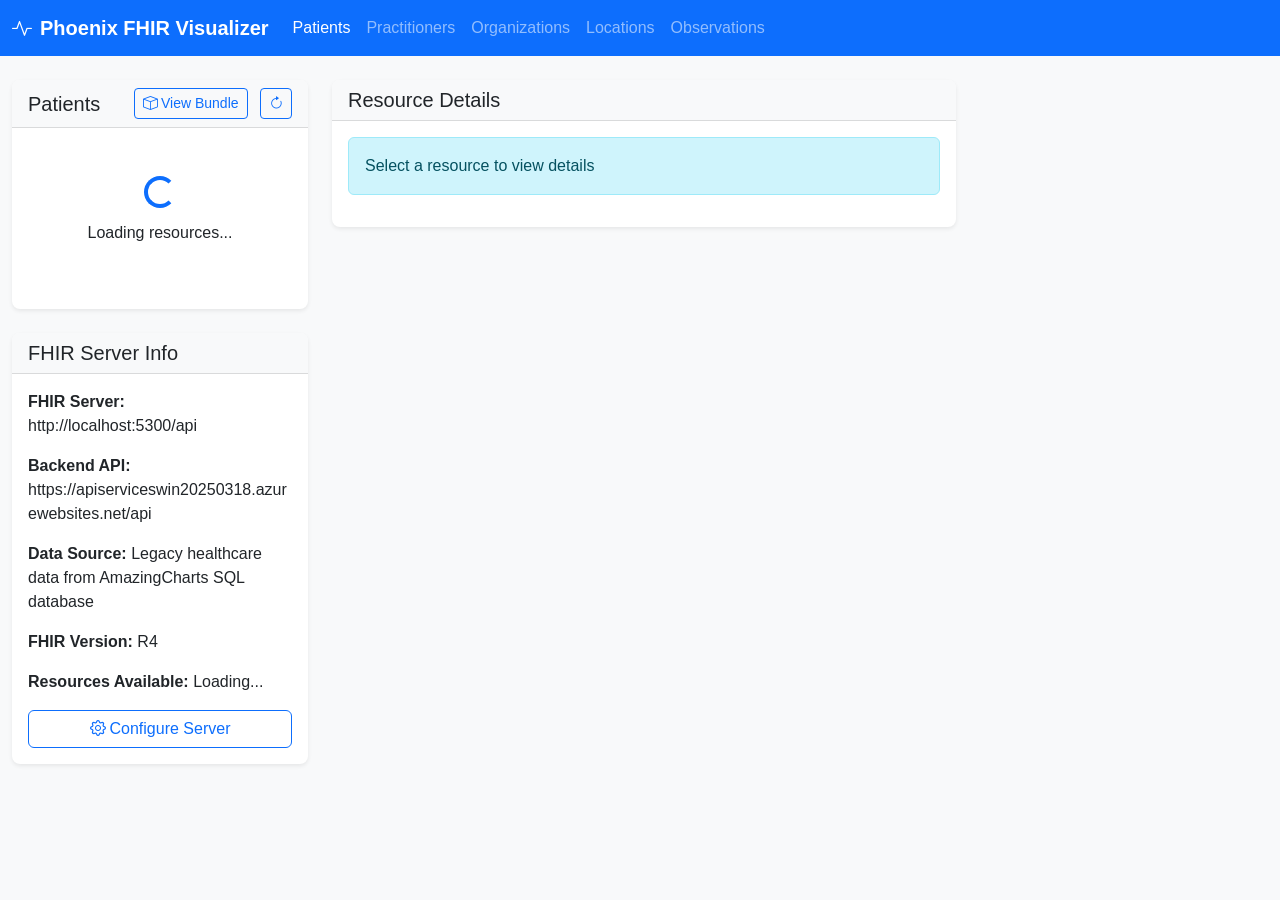
<file: FHIR-Visualizer/index.html>
<!DOCTYPE html>
<html lang="en">
<head>
    <meta charset="UTF-8">
    <meta name="viewport" content="width=device-width, initial-scale=1.0">
    <title>Phoenix FHIR Visualizer</title>
    <link href="https://cdn.jsdelivr.net/npm/bootstrap@5.3.0-alpha1/dist/css/bootstrap.min.css" rel="stylesheet">
    <link rel="stylesheet" href="https://cdn.jsdelivr.net/npm/bootstrap-icons@1.11.1/font/bootstrap-icons.css">
    <link rel="stylesheet" href="styles.css">
</head>
<body>
    <nav class="navbar navbar-expand-lg navbar-dark bg-primary">
        <div class="container-fluid">
            <a class="navbar-brand" href="#">
                <i class="bi bi-activity me-2"></i>Phoenix FHIR Visualizer
            </a>
            <button class="navbar-toggler" type="button" data-bs-toggle="collapse" data-bs-target="#navbarNav">
                <span class="navbar-toggler-icon"></span>
            </button>
            <div class="collapse navbar-collapse" id="navbarNav">
                <ul class="navbar-nav">
                    <li class="nav-item">
                        <a class="nav-link active" href="#" data-resource-type="Patient">Patients</a>
                    </li>
                    <li class="nav-item">
                        <a class="nav-link" href="#" data-resource-type="Practitioner">Practitioners</a>
                    </li>
                    <li class="nav-item">
                        <a class="nav-link" href="#" data-resource-type="Organization">Organizations</a>
                    </li>
                    <li class="nav-item">
                        <a class="nav-link" href="#" data-resource-type="Location">Locations</a>
                    </li>
                    <li class="nav-item">
                        <a class="nav-link" href="#" data-resource-type="Observation">Observations</a>
                    </li>
                </ul>
            </div>
        </div>
    </nav>

    <div class="container-fluid mt-4">
        <div class="row">
            <!-- Sidebar -->
            <div class="col-md-3">
                <div class="card mb-4">
                    <div class="card-header d-flex justify-content-between align-items-center">
                        <h5 class="mb-0" id="resource-list-title">Patients</h5>
                        <div>
                            <button class="btn btn-sm btn-outline-primary" id="view-bundle-btn">
                                <i class="bi bi-box me-1"></i>View Bundle
                            </button>
                            <button class="btn btn-sm btn-outline-primary ms-2" id="refresh-btn">
                                <i class="bi bi-arrow-clockwise"></i>
                            </button>
                        </div>
                    </div>
                    <div class="card-body p-0">
                        <div id="resource-loading" class="text-center py-5">
                            <div class="spinner-border text-primary" role="status">
                                <span class="visually-hidden">Loading...</span>
                            </div>
                            <p class="mt-2">Loading resources...</p>
                        </div>
                        <div id="resource-error" class="alert alert-danger m-3 d-none">
                            Failed to load resources
                        </div>
                        <ul class="list-group list-group-flush" id="resource-list"></ul>
                    </div>
                </div>

                <div class="card">
                    <div class="card-header">
                        <h5 class="mb-0">FHIR Server Info</h5>
                    </div>
                    <div class="card-body">
                        <p><strong>FHIR Server:</strong> <span id="server-url">http://localhost:5300/api</span></p>
                        <p><strong>Backend API:</strong> <span id="backend-url">https://apiserviceswin20250318.azurewebsites.net/api</span></p>
                        <p><strong>Data Source:</strong> <span id="data-source">Legacy healthcare data from AmazingCharts SQL database</span></p>
                        <p><strong>FHIR Version:</strong> <span id="fhir-version">R4</span></p>
                        <p><strong>Resources Available:</strong> <span id="resources-count">Loading...</span></p>
                        <div class="d-grid">
                            <button class="btn btn-outline-primary" id="server-config-btn">
                                <i class="bi bi-gear me-1"></i>Configure Server
                            </button>
                        </div>
                    </div>
                </div>
            </div>

            <!-- Main Content -->
            <div class="col-md-9">
                <!-- Resource Details -->
                <div class="col-md-8">
                    <div class="card">
                        <div class="card-header">
                            <h5 class="mb-0">Resource Details</h5>
                        </div>
                        <div class="card-body">
                            <div id="resource-loading" class="text-center py-3 d-none">
                                <div class="spinner-border text-primary" role="status">
                                    <span class="visually-hidden">Loading...</span>
                                </div>
                                <p class="mt-2">Loading resources...</p>
                            </div>
                            <div id="validate-resource-container" class="mb-3 d-none">
                                <button id="validate-resource-btn" class="btn btn-primary">
                                    <i class="bi bi-check-circle me-1"></i>Validate Resource
                                </button>
                                <button id="external-validator-btn" class="btn btn-secondary ms-2">
                                    <i class="bi bi-box-arrow-up-right me-1"></i>View in FHIR Validator
                                </button>
                            </div>
                            <div id="resource-details">
                                <div class="alert alert-info">Select a resource to view details</div>
                            </div>
                            <div id="resource-validation-results" class="mt-3"></div>
                        </div>
                    </div>
                </div>

                <!-- Validation Results -->
                <div class="card mb-4 d-none" id="validation-card">
                    <div class="card-header d-flex justify-content-between align-items-center">
                        <h5 class="mb-0">Validation Results</h5>
                        <button class="btn btn-sm btn-outline-danger" id="close-validation-btn">
                            <i class="bi bi-x-lg"></i>
                        </button>
                    </div>
                    <div class="card-body">
                        <div id="validation-loading" class="text-center py-5">
                            <div class="spinner-border text-primary" role="status">
                                <span class="visually-hidden">Loading...</span>
                            </div>
                            <p class="mt-2">Validating resource...</p>
                        </div>
                        <div id="validation-results"></div>
                    </div>
                </div>

                <!-- Metadata -->
                <div class="card mb-4 d-none" id="metadata-card">
                    <div class="card-header d-flex justify-content-between align-items-center">
                        <h5 class="mb-0">FHIR Server Metadata</h5>
                        <button class="btn btn-sm btn-outline-danger" id="close-metadata-btn">
                            <i class="bi bi-x-lg"></i>
                        </button>
                    </div>
                    <div class="card-body">
                        <div id="metadata-loading" class="text-center py-5">
                            <div class="spinner-border text-primary" role="status">
                                <span class="visually-hidden">Loading...</span>
                            </div>
                            <p class="mt-2">Loading metadata...</p>
                        </div>
                        <pre id="metadata-content" class="d-none"></pre>
                    </div>
                </div>
            </div>
        </div>
    </div>

    <!-- Server Configuration Modal -->
    <div class="modal fade" id="server-config-modal" tabindex="-1" aria-labelledby="server-config-modal-label" aria-hidden="true">
        <div class="modal-dialog">
            <div class="modal-content">
                <div class="modal-header">
                    <h5 class="modal-title" id="server-config-modal-label">Server Configuration</h5>
                    <button type="button" class="btn-close" data-bs-dismiss="modal" aria-label="Close"></button>
                </div>
                <div class="modal-body">
                    <div class="mb-3">
                        <label for="server-url-input" class="form-label">FHIR Server URL</label>
                        <input type="text" class="form-control" id="server-url-input" placeholder="http://localhost:5300/api">
                    </div>
                    <div class="mb-3">
                        <label for="backend-url-input" class="form-label">Backend API URL</label>
                        <input type="text" class="form-control" id="backend-url-input" placeholder="https://apiserviceswin20250318.azurewebsites.net/api">
                    </div>
                    <div class="mb-3">
                        <label for="data-source-input" class="form-label">Data Source Description</label>
                        <input type="text" class="form-control" id="data-source-input" placeholder="Legacy healthcare data from AmazingCharts SQL database">
                    </div>
                </div>
                <div class="modal-footer">
                    <button type="button" class="btn btn-secondary" data-bs-dismiss="modal">Cancel</button>
                    <button type="button" class="btn btn-primary" id="save-server-config">Save</button>
                </div>
            </div>
        </div>
    </div>

    <!-- Bundle Modal -->
    <div class="modal fade" id="bundle-modal" tabindex="-1" aria-labelledby="bundle-modal-label" aria-hidden="true">
        <div class="modal-dialog modal-xl">
            <div class="modal-content">
                <div class="modal-header">
                    <h5 class="modal-title" id="bundle-modal-label">FHIR Bundle</h5>
                    <button type="button" class="btn-close" data-bs-dismiss="modal" aria-label="Close"></button>
                </div>
                <div class="modal-body">
                    <div class="mb-3">
                        <button id="bundle-validate-btn" class="btn btn-primary">
                            <i class="bi bi-check-circle me-1"></i>Validate Bundle
                        </button>
                    </div>
                    <div id="validation-loading" class="text-center py-3 d-none">
                        <div class="spinner-border text-primary" role="status">
                            <span class="visually-hidden">Validating...</span>
                        </div>
                        <p class="mt-2">Validating bundle...</p>
                    </div>
                    <div id="validation-results"></div>
                    <div id="bundle-content"></div>
                </div>
                <div class="modal-footer">
                    <button type="button" class="btn btn-secondary" data-bs-dismiss="modal">Close</button>
                </div>
            </div>
        </div>
    </div>

    <script src="https://cdn.jsdelivr.net/npm/bootstrap@5.3.0-alpha1/dist/js/bootstrap.bundle.min.js"></script>
    <script src="app.js"></script>
</body>
</html>
</file>
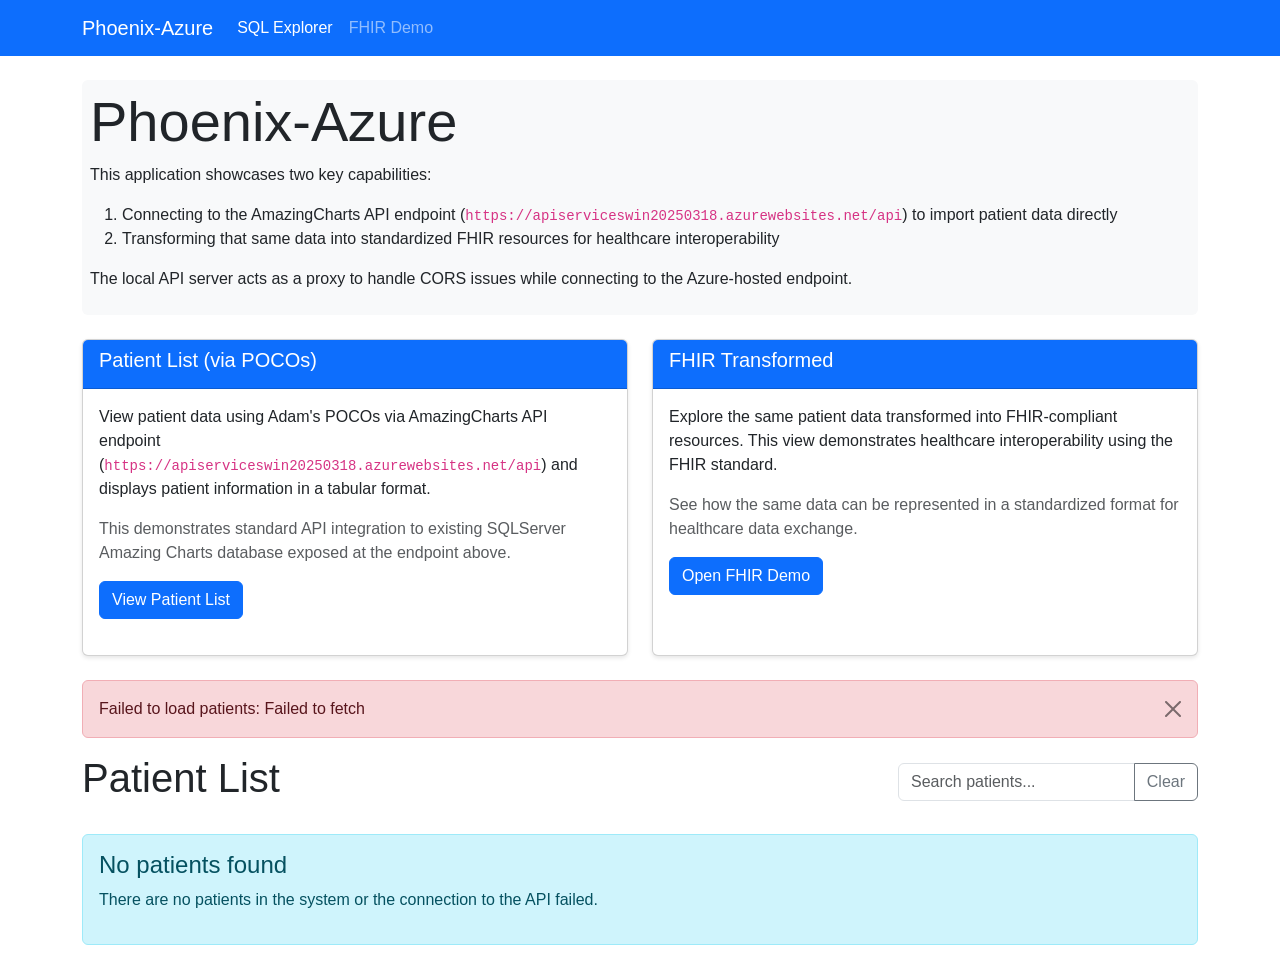
<file: Phoenix-AzureClient/index.html>
<!DOCTYPE html>
<html lang="en">
<head>
    <meta charset="UTF-8">
    <meta name="viewport" content="width=device-width, initial-scale=1.0">
    <title>Phoenix-Azure</title>
    <link href="https://cdn.jsdelivr.net/npm/bootstrap@5.3.0/dist/css/bootstrap.min.css" rel="stylesheet">
    <link rel="stylesheet" href="https://cdn.jsdelivr.net/npm/bootstrap-icons@1.11.0/font/bootstrap-icons.css">
    <link rel="stylesheet" href="styles.css">
    <style>
        .navbar {
            margin-bottom: 20px;
        }
    </style>
</head>
<body>
    <!-- Navigation -->
    <nav class="navbar navbar-expand-lg navbar-dark bg-primary">
        <div class="container">
            <a class="navbar-brand" href="#">Phoenix-Azure</a>
            <button class="navbar-toggler" type="button" data-bs-toggle="collapse" data-bs-target="#navbarNav" aria-controls="navbarNav" aria-expanded="false" aria-label="Toggle navigation">
                <span class="navbar-toggler-icon"></span>
            </button>
            <div class="collapse navbar-collapse" id="navbarNav">
                <ul class="navbar-nav">
                    <li class="nav-item">
                        <a class="nav-link active" href="index.html" id="patientsLink">SQL Explorer</a>
                    </li>
                    <li class="nav-item">
                        <a class="nav-link" href="fhir-demo.html">FHIR Demo</a>
                    </li>
                </ul>
            </div>
        </div>
    </nav>

    <div class="container mt-4">
        <div class="jumbotron bg-light p-2 rounded">
            <h1 class="display-4">Phoenix-Azure</h1>
            <p>This application showcases two key capabilities:</p>
            <ol>
                <li>Connecting to the AmazingCharts API endpoint (<code>https://apiserviceswin20250318.azurewebsites.net/api</code>) to import patient data directly</li>
                <li>Transforming that same data into standardized FHIR resources for healthcare interoperability</li>
            </ol>
            <p>The local API server acts as a proxy to handle CORS issues while connecting to the Azure-hosted endpoint.</p>
        </div>

        <div class="row mt-4">
            <div class="col-md-6 mb-4">
                <div class="card h-100">
                    <div class="card-header bg-primary text-white">
                        <h5>Patient List (via POCOs)</h5>
                    </div>
                    <div class="card-body">
                        <p class="card-text">View patient data using Adam's POCOs via AmazingCharts API endpoint (<code>https://apiserviceswin20250318.azurewebsites.net/api</code>) and displays patient information in a tabular format.</p>
                        <p class="card-text text-muted">This demonstrates standard API integration to existing SQLServer Amazing Charts database exposed at the endpoint above.</p>
                        <a href="#patientListView" class="btn btn-primary">View Patient List</a>
                    </div>
                </div>
            </div>
            <div class="col-md-6 mb-4">
                <div class="card h-100">
                    <div class="card-header bg-primary text-white">
                        <h5>FHIR Transformed</h5>
                    </div>
                    <div class="card-body">
                        <p class="card-text">Explore the same patient data transformed into FHIR-compliant resources. This view demonstrates healthcare interoperability using the FHIR standard.</p>
                        <p class="card-text text-muted">See how the same data can be represented in a standardized format for healthcare data exchange.</p>
                        <div class="d-flex gap-2">
                            <a href="fhir-demo.html" class="btn btn-primary">Open FHIR Demo</a>
                        </div>
                    </div>
                </div>
            </div>
        </div>

        <div id="alertContainer"></div>
        
        <!-- Patient List View -->
        <div id="patientListView">
            <div class="d-flex justify-content-between align-items-center mb-4">
                <h1>Patient List</h1>
                <div class="input-group" style="max-width: 300px;">
                    <input type="text" class="form-control" placeholder="Search patients..." id="searchInput">
                    <button class="btn btn-outline-secondary" type="button" id="clearSearchBtn">Clear</button>
                </div>
            </div>

            <div id="loadingPatients" class="text-center my-5">
                <div class="spinner-border text-primary" role="status">
                    <span class="visually-hidden">Loading...</span>
                </div>
                <p class="mt-2">Loading patient data...</p>
            </div>

            <div id="noPatients" class="alert alert-info my-4" style="display: none;">
                <h4 class="alert-heading">No patients found</h4>
                <p>There are no patients in the system or the connection to the API failed.</p>
            </div>

            <div class="table-responsive" id="patientTableContainer" style="display: none;">
                <table class="table table-striped table-hover">
                    <thead>
                        <tr>
                            <th data-sort="patientID">ID <i class="bi bi-arrow-down-up sort-icon"></i></th>
                            <th data-sort="last">Name <i class="bi bi-arrow-down-up sort-icon"></i></th>
                            <th data-sort="birthDate">DOB <i class="bi bi-arrow-down-up sort-icon"></i></th>
                            <th data-sort="gender">Gender <i class="bi bi-arrow-down-up sort-icon"></i></th>
                            <th>Contact</th>
                            <th>Actions</th>
                        </tr>
                    </thead>
                    <tbody id="patientTableBody">
                        <!-- Patient rows will be inserted here -->
                    </tbody>
                </table>
            </div>
        </div>

        <!-- Patient Detail View -->
        <div id="patientDetailView" style="display: none;">
            <div class="mb-3">
                <button class="btn btn-secondary" id="backToListBtn">
                    <i class="bi bi-arrow-left"></i> Back to AmazingCharts Patient List
                </button>
            </div>

            <div id="loadingPatientDetail" class="text-center my-5">
                <div class="spinner-border text-primary" role="status">
                    <span class="visually-hidden">Loading...</span>
                </div>
                <p class="mt-2">Loading patient data...</p>
            </div>

            <div id="patientNotFound" class="alert alert-warning my-4" style="display: none;">
                <h4 class="alert-heading">Patient Not Found</h4>
                <p>The requested patient could not be found.</p>
            </div>

            <div id="patientDetailContainer" style="display: none;">
                <div class="card mb-4">
                    <div class="card-header d-flex justify-content-between align-items-center">
                        <h3 class="mb-0">Patient Information</h3>
                        <div>
                            <span id="patientStatus" class="badge bg-success">Active</span>
                        </div>
                    </div>
                    <div class="card-body">
                        <div class="row">
                            <div class="col-md-6">
                                <h4>Demographics</h4>
                                <dl class="row">
                                    <dt class="col-sm-4">Patient ID</dt>
                                    <dd class="col-sm-8" id="patientID"></dd>
                                    
                                    <dt class="col-sm-4">Chart ID</dt>
                                    <dd class="col-sm-8" id="chartID"></dd>
                                    
                                    <dt class="col-sm-4">Full Name</dt>
                                    <dd class="col-sm-8" id="fullName"></dd>
                                    
                                    <dt class="col-sm-4">First Name</dt>
                                    <dd class="col-sm-8" id="firstName"></dd>
                                    
                                    <dt class="col-sm-4">Middle Name</dt>
                                    <dd class="col-sm-8" id="middleName"></dd>
                                    
                                    <dt class="col-sm-4">Last Name</dt>
                                    <dd class="col-sm-8" id="lastName"></dd>
                                    
                                    <dt class="col-sm-4">Suffix</dt>
                                    <dd class="col-sm-8" id="suffix"></dd>
                                    
                                    <dt class="col-sm-4">Salutation</dt>
                                    <dd class="col-sm-8" id="salutation"></dd>
                                    
                                    <dt class="col-sm-4">Gender</dt>
                                    <dd class="col-sm-8" id="gender"></dd>
                                    
                                    <dt class="col-sm-4">Date of Birth</dt>
                                    <dd class="col-sm-8" id="birthDate"></dd>
                                    
                                    <dt class="col-sm-4">SSN</dt>
                                    <dd class="col-sm-8" id="ssn"></dd>
                                </dl>
                            </div>
                            <div class="col-md-6">
                                <h4>Contact Information</h4>
                                <dl class="row">
                                    <dt class="col-sm-4">Address</dt>
                                    <dd class="col-sm-8" id="patientAddress"></dd>
                                    
                                    <dt class="col-sm-4">City</dt>
                                    <dd class="col-sm-8" id="city"></dd>
                                    
                                    <dt class="col-sm-4">State</dt>
                                    <dd class="col-sm-8" id="state"></dd>
                                    
                                    <dt class="col-sm-4">ZIP</dt>
                                    <dd class="col-sm-8" id="zip"></dd>
                                    
                                    <dt class="col-sm-4">Phone</dt>
                                    <dd class="col-sm-8" id="phone"></dd>
                                    
                                    <dt class="col-sm-4">Email</dt>
                                    <dd class="col-sm-8" id="email"></dd>
                                    
                                    <dt class="col-sm-4">Last Visit</dt>
                                    <dd class="col-sm-8" id="lastVisit"></dd>
                                    
                                    <dt class="col-sm-4">Primary Care Provider</dt>
                                    <dd class="col-sm-8" id="primaryCareProvider"></dd>
                                    
                                    <dt class="col-sm-4">Status</dt>
                                    <dd class="col-sm-8" id="activeStatus"></dd>
                                </dl>
                            </div>
                        </div>
                    </div>
                </div>

                <div class="card">
                    <div class="card-header">
                        <h3 class="mb-0">Medical Records</h3>
                    </div>
                    <div class="card-body">
                        <div id="loadingMedicalRecords" class="text-center my-3">
                            <div class="spinner-border text-primary" role="status">
                                <span class="visually-hidden">Loading...</span>
                            </div>
                            <p class="mt-2">Loading medical records...</p>
                        </div>

                        <div id="noMedicalRecords" class="alert alert-info" style="display: none;">
                            No medical records found for this patient.
                        </div>

                        <div id="medicalRecordsContainer" style="display: none;">
                            <div class="accordion" id="medicalRecordsAccordion">
                                <!-- Medical records will be inserted here -->
                            </div>
                        </div>
                    </div>
                </div>
            </div>
        </div>
    </div>

    <script src="https://cdn.jsdelivr.net/npm/bootstrap@5.3.0/dist/js/bootstrap.bundle.min.js"></script>
    <script src="app.js"></script>
</body>
</html>
</file>
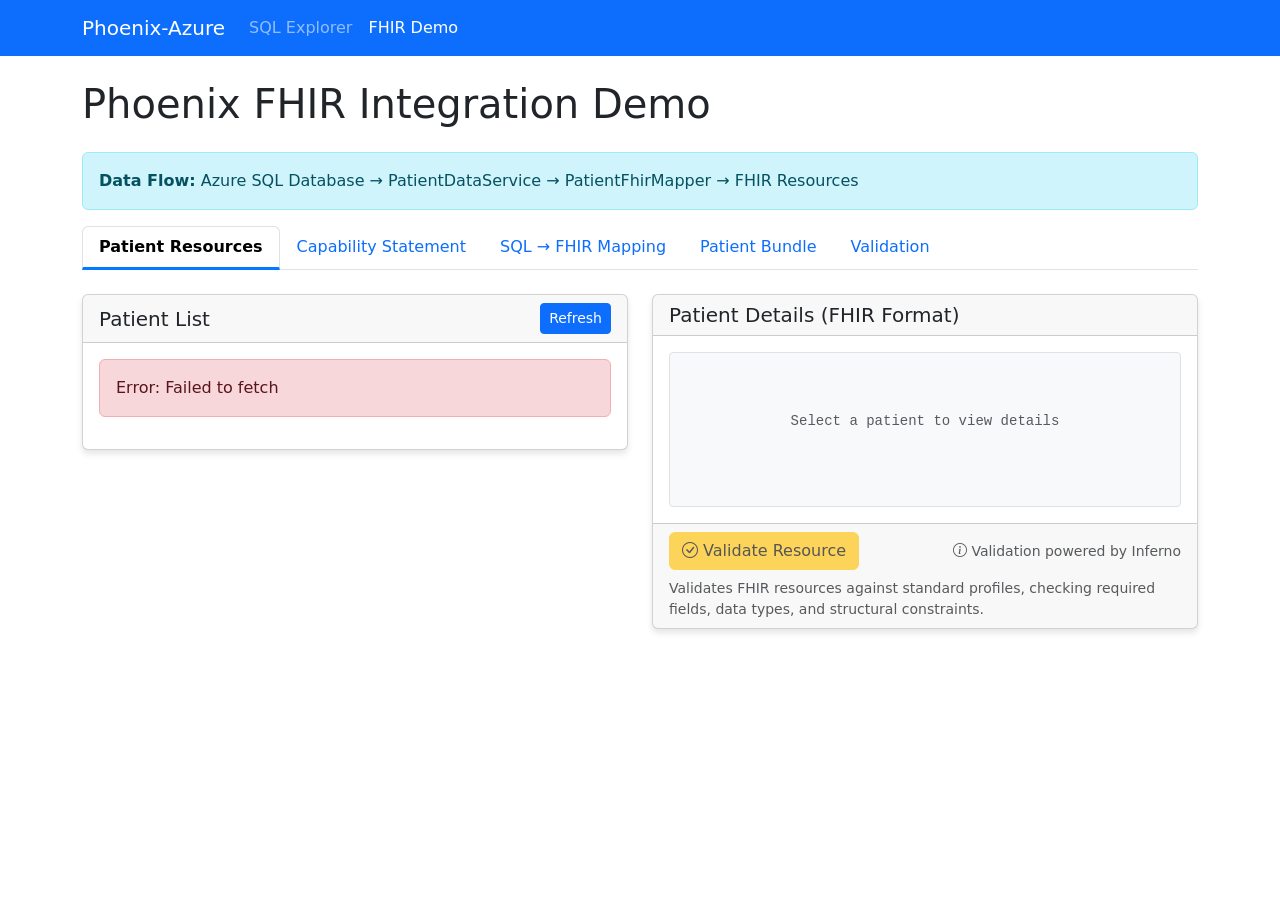
<file: Phoenix-AzureClient/fhir-demo.html>
<!DOCTYPE html>
<html lang="en">
<head>
    <meta charset="UTF-8">
    <meta name="viewport" content="width=device-width, initial-scale=1.0">
    <title>Phoenix FHIR Demo</title>
    <link href="https://cdn.jsdelivr.net/npm/bootstrap@5.3.0-alpha1/dist/css/bootstrap.min.css" rel="stylesheet">
    <link rel="stylesheet" href="https://cdn.jsdelivr.net/npm/bootstrap-icons@1.11.0/font/bootstrap-icons.css">
    <style>
        .json-viewer {
            background-color: #f8f9fa;
            border-radius: 6px;
            padding: 15px;
            font-family: 'Courier New', monospace;
            font-size: 14px;
            max-height: 500px;
            overflow-y: auto;
            white-space: pre-wrap;
        }
        .card {
            margin-bottom: 20px;
            box-shadow: 0 4px 6px rgba(0,0,0,0.1);
        }
        .string { color: green; }
        .number { color: darkorange; }
        .boolean { color: blue; }
        .null { color: magenta; }
        .key { color: red; }
        .loading {
            display: inline-block;
            width: 20px;
            height: 20px;
            border: 3px solid rgba(0,0,0,.3);
            border-radius: 50%;
            border-top-color: #007bff;
            animation: spin 1s ease-in-out infinite;
        }
        @keyframes spin {
            to { transform: rotate(360deg); }
        }
        .nav-tabs .nav-link.active {
            font-weight: bold;
            border-bottom: 3px solid #007bff;
        }
        /* Validation styles */
        .validation-error {
            color: #dc3545;
            border-left: 3px solid #dc3545;
            padding-left: 10px;
            margin-bottom: 8px;
        }
        .validation-warning {
            color: #ffc107;
            border-left: 3px solid #ffc107;
            padding-left: 10px;
            margin-bottom: 8px;
        }
        .validation-info {
            color: #17a2b8;
            border-left: 3px solid #17a2b8;
            padding-left: 10px;
            margin-bottom: 8px;
        }
        #validation-results {
            max-height: 300px;
            overflow-y: auto;
        }
    </style>
</head>
<body>
    <!-- Navigation -->
    <nav class="navbar navbar-expand-lg navbar-dark bg-primary">
        <div class="container">
            <a class="navbar-brand" href="#">Phoenix-Azure</a>
            <button class="navbar-toggler" type="button" data-bs-toggle="collapse" data-bs-target="#navbarNav" aria-controls="navbarNav" aria-expanded="false" aria-label="Toggle navigation">
                <span class="navbar-toggler-icon"></span>
            </button>
            <div class="collapse navbar-collapse" id="navbarNav">
                <ul class="navbar-nav">
                    <li class="nav-item">
                        <a class="nav-link" href="index.html">SQL Explorer</a>
                    </li>
                    <li class="nav-item">
                        <a class="nav-link active" href="fhir-demo.html">FHIR Demo</a>
                    </li>
                </ul>
            </div>
        </div>
    </nav>

    <div class="container mt-4">
        <h1 class="mb-4">Phoenix FHIR Integration Demo</h1>
        
        <div class="alert alert-info">
            <strong>Data Flow:</strong> Azure SQL Database → PatientDataService → PatientFhirMapper → FHIR Resources
        </div>

        <ul class="nav nav-tabs mb-4" id="myTab" role="tablist">
            <li class="nav-item" role="presentation">
                <button class="nav-link active" id="patients-tab" data-bs-toggle="tab" data-bs-target="#patients" type="button" role="tab">Patient Resources</button>
            </li>
            <li class="nav-item" role="presentation">
                <button class="nav-link" id="capability-tab" data-bs-toggle="tab" data-bs-target="#capability" type="button" role="tab">Capability Statement</button>
            </li>
            <li class="nav-item" role="presentation">
                <button class="nav-link" id="mapping-tab" data-bs-toggle="tab" data-bs-target="#mapping" type="button" role="tab">SQL → FHIR Mapping</button>
            </li>
            <li class="nav-item" role="presentation">
                <button class="nav-link" id="bundle-tab" data-bs-toggle="tab" data-bs-target="#bundle" type="button" role="tab">Patient Bundle</button>
            </li>
            <li class="nav-item" role="presentation">
                <button class="nav-link" id="validation-tab" data-bs-toggle="tab" data-bs-target="#validation" type="button" role="tab">Validation</button>
            </li>
        </ul>

        <div class="tab-content" id="myTabContent">
            <!-- Patients Tab -->
            <div class="tab-pane fade show active" id="patients" role="tabpanel" aria-labelledby="patients-tab">
                <div class="row mb-4">
                    <div class="col-md-6">
                        <div class="card">
                            <div class="card-header d-flex justify-content-between align-items-center">
                                <h5 class="mb-0">Patient List</h5>
                                <button class="btn btn-primary btn-sm" onclick="fetchAllPatients()">Refresh</button>
                            </div>
                            <div class="card-body">
                                <div id="patient-list" class="list-group">
                                    <div class="text-center py-3">
                                        <div class="loading"></div>
                                        <p class="mt-2">Loading patients...</p>
                                    </div>
                                </div>
                            </div>
                        </div>
                    </div>
                    <div class="col-md-6">
                        <div class="card">
                            <div class="card-header">
                                <h5 class="mb-0">Patient Details (FHIR Format)</h5>
                            </div>
                            <div class="card-body">
                                <div id="patient-details" class="json-viewer" style="max-height: 400px; overflow-y: auto; border: 1px solid #dee2e6; border-radius: 0.25rem; padding: 1rem; background-color: #f8f9fa;">
                                    <p class="text-muted text-center">Select a patient to view details</p>
                                </div>
                            </div>
                            <div class="card-footer">
                                <div class="d-flex justify-content-between align-items-center">
                                    <div>
                                        <button id="validate-resource-btn" class="btn btn-warning" onclick="validateCurrentResource()" disabled>
                                            <i class="bi bi-check-circle"></i> Validate Resource
                                        </button>
                                    </div>
                                    <div class="text-muted small">
                                        <i class="bi bi-info-circle"></i> Validation powered by Inferno
                                    </div>
                                </div>
                                <div class="mt-2 small text-muted">
                                    Validates FHIR resources against standard profiles, checking required fields, data types, and structural constraints.
                                </div>
                            </div>
                        </div>
                    </div>
                </div>
            </div>

            <!-- Capability Statement Tab -->
            <div class="tab-pane fade" id="capability" role="tabpanel" aria-labelledby="capability-tab">
                <div class="card">
                    <div class="card-header d-flex justify-content-between align-items-center">
                        <h5 class="mb-0">FHIR Capability Statement</h5>
                        <button class="btn btn-primary btn-sm" onclick="fetchCapabilityStatement()">Refresh</button>
                    </div>
                    <div class="card-body">
                        <div id="capability-statement" class="json-viewer">
                            <div class="text-center py-3">
                                <div class="loading"></div>
                                <p class="mt-2">Loading capability statement...</p>
                            </div>
                        </div>
                    </div>
                </div>
            </div>

            <!-- Mapping Tab -->
            <div class="tab-pane fade" id="mapping" role="tabpanel" aria-labelledby="mapping-tab">
                <div class="card">
                    <div class="card-header">
                        <h5 class="mb-0">SQL to FHIR Mapping</h5>
                    </div>
                    <div class="card-body">
                        <table class="table table-bordered">
                            <thead class="table-light">
                                <tr>
                                    <th>SQL Field</th>
                                    <th>FHIR Element</th>
                                    <th>Description</th>
                                </tr>
                            </thead>
                            <tbody>
                                <tr>
                                    <td><code>PatientID</code></td>
                                    <td><code>Patient.id</code></td>
                                    <td>Unique identifier for the patient</td>
                                </tr>
                                <tr>
                                    <td><code>First</code>, <code>Last</code></td>
                                    <td><code>Patient.name</code></td>
                                    <td>Patient's full name</td>
                                </tr>
                                <tr>
                                    <td><code>Gender</code></td>
                                    <td><code>Patient.gender</code></td>
                                    <td>Patient's gender (mapped to FHIR AdministrativeGender)</td>
                                </tr>
                                <tr>
                                    <td><code>BirthDate</code></td>
                                    <td><code>Patient.birthDate</code></td>
                                    <td>Patient's date of birth</td>
                                </tr>
                                <tr>
                                    <td><code>PatientAddress</code>, <code>City</code>, <code>State</code>, <code>Zip</code></td>
                                    <td><code>Patient.address</code></td>
                                    <td>Patient's address information</td>
                                </tr>
                                <tr>
                                    <td><code>Phone</code></td>
                                    <td><code>Patient.telecom</code></td>
                                    <td>Patient's phone number (system=phone)</td>
                                </tr>
                                <tr>
                                    <td><code>Email</code></td>
                                    <td><code>Patient.telecom</code></td>
                                    <td>Patient's email address (system=email)</td>
                                </tr>
                            </tbody>
                        </table>
                    </div>
                </div>
            </div>

            <!-- Patient Bundle Tab -->
            <div class="tab-pane fade" id="bundle" role="tabpanel" aria-labelledby="bundle-tab">
                <div class="card">
                    <div class="card-header d-flex justify-content-between align-items-center">
                        <h5 class="mb-0">Patient Bundle</h5>
                        <div>
                            <button class="btn btn-primary btn-sm" onclick="validateBundle()">
                                <i class="bi bi-check-circle"></i> Validate Bundle
                            </button>
                            <button class="btn btn-outline-secondary btn-sm ms-2" onclick="openBundleInfernoValidator()">
                                <i class="bi bi-box-arrow-up-right"></i> Manual Validation
                            </button>
                        </div>
                    </div>
                    <div class="card-body">
                        <div id="bundle-validation-results" class="mb-3"></div>
                        <div id="patient-bundle" class="json-viewer">
                            <div class="text-center py-3">
                                <div class="loading"></div>
                                <p class="mt-2">Loading patient bundle...</p>
                            </div>
                        </div>
                    </div>
                </div>
            </div>

            <!-- Validation Results Tab -->
            <div class="tab-pane fade" id="validation" role="tabpanel" aria-labelledby="validation-tab">
                <div class="card">
                    <div class="card-header">
                        <h5 class="mb-0">FHIR Validation Results</h5>
                    </div>
                    <div class="card-body">
                        <div id="validation-results">
                            <p class="text-muted text-center">No validation results available. Click "Validate Resource" on a FHIR resource to see validation results.</p>
                        </div>
                    </div>
                </div>
            </div>
        </div>
    </div>

    <script src="https://cdn.jsdelivr.net/npm/bootstrap@5.3.0-alpha1/dist/js/bootstrap.bundle.min.js"></script>
    <script>
        // Configuration
        const API_BASE_URL = 'http://localhost:5300/api';
        const FHIR_API_BASE_URL = 'http://localhost:5300/api';
        const VALIDATOR_API_URL = 'https://inferno.healthit.gov/validatorapi';
        
        // Current resource being displayed
        let currentResource = null;

        // Syntax highlighting for JSON
        function syntaxHighlight(json) {
            if (typeof json !== 'string') {
                json = JSON.stringify(json, undefined, 2);
            }
            json = json.replace(/&/g, '&amp;').replace(/</g, '&lt;').replace(/>/g, '&gt;');
            return json.replace(/("(\\u[a-zA-Z0-9]{4}|\\[^u]|[^\\"])*"(\s*:)?|\b(true|false|null)\b|-?\d+(?:\.\d*)?(?:[eE][+\-]?\d+)?)/g, function (match) {
                var cls = 'number';
                if (/^"/.test(match)) {
                    if (/:$/.test(match)) {
                        cls = 'key';
                    } else {
                        cls = 'string';
                    }
                } else if (/true|false/.test(match)) {
                    cls = 'boolean';
                } else if (/null/.test(match)) {
                    cls = 'null';
                }
                return '<span class="' + cls + '">' + match + '</span>';
            });
        }

        // Validate the current FHIR resource
        async function validateCurrentResource() {
            if (!currentResource) {
                showAlert('warning', 'No resource to validate. Please select a patient first.');
                return;
            }
            
            try {
                // Show loading indicator
                document.getElementById('validation-results').innerHTML = `
                    <div class="text-center py-3">
                        <div class="loading"></div>
                        <p class="mt-2">Validating resource...</p>
                    </div>
                `;
                
                // Switch to validation tab
                document.getElementById('validation-tab').click();
                
                console.log('Validating resource using Inferno validator API:', currentResource);
                
                // Prepare the resource JSON for the validator
                const resourceJson = JSON.stringify(currentResource, null, 2);
                
                // Determine the profile to validate against
                const profileUrl = currentResource.meta && currentResource.meta.profile && currentResource.meta.profile.length > 0 
                    ? currentResource.meta.profile[0] 
                    : 'http://hl7.org/fhir/StructureDefinition/Patient';
                
                try {
                    // Use the Inferno validator API directly
                    const response = await fetch(`${VALIDATOR_API_URL}/validate?profile=${encodeURIComponent(profileUrl)}`, {
                        method: 'POST',
                        headers: {
                            'Content-Type': 'application/json',
                            'Accept': 'application/json'
                        },
                        body: resourceJson
                    });
                    
                    if (!response.ok) {
                        throw new Error(`Validation API returned status ${response.status}: ${response.statusText}`);
                    }
                    
                    const validationResult = await response.json();
                    
                    // Process and display validation results
                    displayValidationResults(validationResult);
                    
                } catch (validationError) {
                    console.error('Error calling validation API:', validationError);
                    
                    // Fallback to the old method if the API call fails
                    document.getElementById('validation-results').innerHTML = `
                        <div class="alert alert-danger">
                            <i class="bi bi-exclamation-triangle-fill"></i>
                            <strong>Validation API Error:</strong> ${validationError.message}
                        </div>
                        <div class="alert alert-info">
                            <i class="bi bi-info-circle"></i>
                            <strong>Alternative Option:</strong> 
                            <p>You can manually validate this resource using the Inferno validator website.</p>
                            <a href="https://inferno.healthit.gov/validator/" target="_blank" class="btn btn-primary mt-2">
                                Open Inferno Validator
                            </a>
                            <button class="btn btn-secondary mt-2 ms-2" onclick="copyResourceToClipboard()">
                                Copy Resource to Clipboard
                            </button>
                        </div>
                        <div class="card mb-3">
                            <div class="card-header">
                                <h6 class="mb-0">FHIR Resource</h6>
                            </div>
                            <div class="card-body">
                                <pre class="bg-light p-3" style="max-height: 300px; overflow-y: auto;">${resourceJson}</pre>
                            </div>
                        </div>
                    `;
                }
            } catch (error) {
                console.error('Error preparing resource for validation:', error);
                document.getElementById('validation-results').innerHTML = `
                    <div class="alert alert-danger">
                        <i class="bi bi-exclamation-triangle-fill"></i>
                        <strong>Error:</strong> Failed to prepare resource for validation. ${error.message}
                    </div>
                `;
            }
        }
        
        // Display validation results from the OperationOutcome resource
        function displayValidationResults(operationOutcome) {
            if (!operationOutcome || !operationOutcome.issue || operationOutcome.issue.length === 0) {
                document.getElementById('validation-results').innerHTML = `
                    <div class="alert alert-success">
                        <i class="bi bi-check-circle-fill"></i>
                        <strong>Validation Successful!</strong> No issues found with the FHIR resource.
                    </div>
                    <div class="alert alert-info">
                        <i class="bi bi-info-circle"></i>
                        <strong>Want to double-check?</strong>
                        <p>You can manually verify this result using the official Inferno validator:</p>
                        <button class="btn btn-primary mt-2" onclick="openInfernoValidator()">
                            <i class="bi bi-box-arrow-up-right"></i> Open in Inferno Validator
                        </button>
                    </div>
                `;
                return;
            }
            
            // Count issues by severity
            const issueCounts = {
                error: 0,
                warning: 0,
                information: 0,
                note: 0
            };
            
            operationOutcome.issue.forEach(issue => {
                if (issue.severity && issueCounts.hasOwnProperty(issue.severity)) {
                    issueCounts[issue.severity]++;
                }
            });
            
            // Create summary
            let summaryHtml = `
                <div class="alert ${issueCounts.error > 0 ? 'alert-danger' : issueCounts.warning > 0 ? 'alert-warning' : 'alert-success'}">
                    <i class="bi ${issueCounts.error > 0 ? 'bi-x-circle-fill' : issueCounts.warning > 0 ? 'bi-exclamation-triangle-fill' : 'bi-check-circle-fill'}"></i>
                    <strong>Validation Complete:</strong>
                    <ul class="mb-0 mt-2">
            `;
            
            if (issueCounts.error > 0) {
                summaryHtml += `<li>${issueCounts.error} error${issueCounts.error !== 1 ? 's' : ''}</li>`;
            }
            if (issueCounts.warning > 0) {
                summaryHtml += `<li>${issueCounts.warning} warning${issueCounts.warning !== 1 ? 's' : ''}</li>`;
            }
            if (issueCounts.information > 0) {
                summaryHtml += `<li>${issueCounts.information} information message${issueCounts.information !== 1 ? 's' : ''}</li>`;
            }
            if (issueCounts.note > 0) {
                summaryHtml += `<li>${issueCounts.note} note${issueCounts.note !== 1 ? 's' : ''}</li>`;
            }
            
            summaryHtml += `
                    </ul>
                    <div class="mt-3">
                        <button class="btn btn-outline-secondary btn-sm" onclick="openInfernoValidator()">
                            <i class="bi bi-box-arrow-up-right"></i> Verify in Inferno Validator
                        </button>
                    </div>
                </div>
            `;
            
            // Create detailed results
            let detailsHtml = `
                <div class="card mb-3">
                    <div class="card-header">
                        <h6 class="mb-0">Validation Issues</h6>
                    </div>
                    <div class="card-body">
            `;
            
            // Group issues by severity for better readability
            const severityOrder = ['error', 'warning', 'information', 'note'];
            
            for (const severity of severityOrder) {
                const severityIssues = operationOutcome.issue.filter(issue => issue.severity === severity);
                
                if (severityIssues.length > 0) {
                    const severityClass = severity === 'error' ? 'danger' : 
                                         severity === 'warning' ? 'warning' : 
                                         severity === 'information' ? 'info' : 'secondary';
                    
                    detailsHtml += `
                        <h6 class="text-${severityClass} mt-3 mb-2">
                            ${severity.charAt(0).toUpperCase() + severity.slice(1)}s (${severityIssues.length})
                        </h6>
                    `;
                    
                    severityIssues.forEach(issue => {
                        detailsHtml += `
                            <div class="validation-issue border-start border-${severityClass} ps-3 mb-3">
                                <p class="mb-1"><strong>${issue.diagnostics || 'No details provided'}</strong></p>
                                ${issue.location && issue.location.length > 0 ? 
                                    `<p class="mb-0 text-muted small">Location: ${issue.location.join(', ')}</p>` : ''}
                                ${issue.expression && issue.expression.length > 0 ? 
                                    `<p class="mb-0 text-muted small">Expression: ${issue.expression.join(', ')}</p>` : ''}
                            </div>
                        `;
                    });
                }
            }
            
            detailsHtml += `
                    </div>
                </div>
            `;
            
            // Combine summary and details
            document.getElementById('validation-results').innerHTML = summaryHtml + detailsHtml;
        }
        
        // Open the Inferno validator in a new window and copy the current resource to clipboard
        async function openInfernoValidator() {
            if (!currentResource) {
                showAlert('warning', 'No resource to validate. Please select a patient first.');
                return;
            }
            
            try {
                // Prepare the resource JSON for the validator
                const resourceJson = JSON.stringify(currentResource, null, 2);
                
                // Try to copy to clipboard
                try {
                    await navigator.clipboard.writeText(resourceJson);
                    console.log('Resource copied to clipboard successfully');
                    showAlert('success', 'Resource copied to clipboard!');
                } catch (clipboardError) {
                    console.error('Failed to copy to clipboard:', clipboardError);
                    showAlert('warning', 'Could not copy to clipboard. You may need to copy the resource manually.');
                }
                
                // Open the Inferno validator in a new tab
                window.open('https://inferno.healthit.gov/validator/', '_blank');
            } catch (error) {
                console.error('Error opening validator:', error);
                showAlert('danger', `Error: ${error.message}`);
            }
        }
        
        // Helper function to copy resource to clipboard
        async function copyResourceToClipboard() {
            try {
                if (!currentResource) return;
                
                const resourceJson = JSON.stringify(currentResource, null, 2);
                await navigator.clipboard.writeText(resourceJson);
                
                // Show success message
                const alertHtml = `
                    <div class="alert alert-success alert-dismissible fade show" role="alert">
                        Resource copied to clipboard!
                        <button type="button" class="btn-close" data-bs-dismiss="alert" aria-label="Close"></button>
                    </div>
                `;
                
                // Add alert to the validation results
                const validationResults = document.getElementById('validation-results');
                const tempDiv = document.createElement('div');
                tempDiv.innerHTML = alertHtml;
                validationResults.insertBefore(tempDiv.firstChild, validationResults.firstChild);
            } catch (error) {
                console.error('Error copying to clipboard:', error);
                alert('Failed to copy to clipboard: ' + error.message);
            }
        }

        // Fetch all patients
        async function fetchAllPatients() {
            try {
                document.getElementById('patient-list').innerHTML = `
                    <div class="text-center py-3">
                        <div class="loading"></div>
                        <p class="mt-2">Loading patients...</p>
                    </div>
                `;
                
                const response = await fetch(`${FHIR_API_BASE_URL}/Patient`);
                const data = await response.json();
                
                if (data.entry && data.entry.length > 0) {
                    let listHtml = '';
                    data.entry.forEach(entry => {
                        const patient = entry.resource;
                        const patientId = patient.id || 'Unknown';
                        
                        let patientName = 'Unknown Name';
                        if (patient.name && patient.name.length > 0) {
                            const familyName = patient.name[0].family || '';
                            let givenNames = '';
                            if (patient.name[0].given && patient.name[0].given.length > 0) {
                                givenNames = patient.name[0].given.join(' ');
                            }
                            
                            if (familyName || givenNames) {
                                patientName = (givenNames + ' ' + familyName).trim();
                            }
                        }
                        
                        listHtml += `
                            <button class="list-group-item list-group-item-action d-flex justify-content-between align-items-center" 
                                    onclick="fetchPatient('${patientId}')">
                                <div>
                                    <strong>${patientName}</strong>
                                    <br>
                                    <small class="text-muted">ID: ${patientId}</small>
                                </div>
                                <span class="badge bg-primary rounded-pill">View</span>
                            </button>
                        `;
                    });
                    
                    document.getElementById('patient-list').innerHTML = listHtml;
                } else {
                    document.getElementById('patient-list').innerHTML = `
                        <div class="alert alert-warning">
                            No patients found
                        </div>
                    `;
                }
            } catch (error) {
                document.getElementById('patient-list').innerHTML = `
                    <div class="alert alert-danger">
                        Error: ${error.message}
                    </div>
                `;
            }
        }

        // Fetch a single patient
        async function fetchPatient(id) {
            try {
                // Show loading state
                document.getElementById('patient-details').innerHTML = `
                    <div class="text-center py-3">
                        <div class="loading"></div>
                        <p class="mt-2">Loading patient details...</p>
                    </div>
                `;
                
                // Disable validate button while loading
                document.getElementById('validate-resource-btn').disabled = true;
                
                // Fetch the patient data
                const response = await fetch(`${FHIR_API_BASE_URL}/Patient/${id}`);
                const patientData = await response.json();
                
                // Store the current resource for validation
                currentResource = patientData;
                
                // Enable validate button
                document.getElementById('validate-resource-btn').disabled = false;
                
                // Display the patient data
                document.getElementById('patient-details').innerHTML = syntaxHighlight(JSON.stringify(patientData, null, 2));
                
                // Update patient info in the header
                let patientName = 'Unknown Name';
                if (patientData.name && patientData.name.length > 0) {
                    const familyName = patientData.name[0].family || '';
                    let givenNames = '';
                    if (patientData.name[0].given && patientData.name[0].given.length > 0) {
                        givenNames = patientData.name[0].given.join(' ');
                    }
                    
                    if (familyName || givenNames) {
                        patientName = (givenNames + ' ' + familyName).trim();
                    }
                }
                
                const patientId = patientData.id || 'Unknown';
                document.getElementById('resource-title').innerText = `Patient: ${patientName} (ID: ${patientId})`;
                
                // Show the patient details section
                document.getElementById('resource-details-section').style.display = 'block';
            } catch (error) {
                console.error('Error fetching patient:', error);
                document.getElementById('patient-details').innerHTML = `
                    <div class="alert alert-danger">
                        <strong>Error:</strong> Failed to load patient data. ${error.message}
                    </div>
                `;
                // Disable validate button on error
                document.getElementById('validate-resource-btn').disabled = true;
            }
        }

        // Fetch capability statement
        async function fetchCapabilityStatement() {
            try {
                document.getElementById('capability-statement').innerHTML = `
                    <div class="text-center py-3">
                        <div class="loading"></div>
                        <p class="mt-2">Loading capability statement...</p>
                    </div>
                `;
                
                const response = await fetch(`${FHIR_API_BASE_URL}/metadata`, {
                    headers: {
                        'Accept': 'application/fhir+json'
                    }
                });
                
                const data = await response.json();
                document.getElementById('capability-statement').innerHTML = syntaxHighlight(JSON.stringify(data, null, 2));
            } catch (error) {
                console.error('Error fetching capability statement:', error);
                document.getElementById('capability-statement').innerHTML = `
                    <div class="alert alert-danger">
                        <strong>Error:</strong> Failed to load capability statement. ${error.message}
                    </div>
                `;
            }
        }
        
        // Fetch patient bundle
        async function fetchPatientBundle() {
            try {
                document.getElementById('patient-bundle').innerHTML = `
                    <div class="text-center py-3">
                        <div class="loading"></div>
                        <p class="mt-2">Loading patient bundle...</p>
                    </div>
                `;
                
                const response = await fetch(`${FHIR_API_BASE_URL}/Patient`, {
                    headers: {
                        'Accept': 'application/fhir+json'
                    }
                });
                
                const data = await response.json();
                document.getElementById('patient-bundle').innerHTML = syntaxHighlight(JSON.stringify(data, null, 2));
            } catch (error) {
                console.error('Error fetching patient bundle:', error);
                document.getElementById('patient-bundle').innerHTML = `
                    <div class="alert alert-danger">
                        <strong>Error:</strong> Failed to load patient bundle. ${error.message}
                    </div>
                `;
            }
        }

        // Validate the patient bundle
        async function validateBundle() {
            try {
                const bundleJson = document.getElementById('patient-bundle').textContent;
                const bundleData = JSON.parse(bundleJson);
                
                // Prepare the bundle JSON for the validator
                const bundleJsonForValidator = JSON.stringify(bundleData, null, 2);
                
                // Determine the profile to validate against
                const profileUrl = 'http://hl7.org/fhir/StructureDefinition/Bundle';
                
                try {
                    // Use the Inferno validator API directly
                    const response = await fetch(`${VALIDATOR_API_URL}/validate?profile=${encodeURIComponent(profileUrl)}`, {
                        method: 'POST',
                        headers: {
                            'Content-Type': 'application/json',
                            'Accept': 'application/json'
                        },
                        body: bundleJsonForValidator
                    });
                    
                    if (!response.ok) {
                        throw new Error(`Validation API returned status ${response.status}: ${response.statusText}`);
                    }
                    
                    const validationResult = await response.json();
                    
                    // Process and display validation results
                    displayBundleValidationResults(validationResult);
                    
                } catch (validationError) {
                    console.error('Error calling validation API:', validationError);
                    
                    // Fallback to the old method if the API call fails
                    document.getElementById('bundle-validation-results').innerHTML = `
                        <div class="alert alert-danger">
                            <i class="bi bi-exclamation-triangle-fill"></i>
                            <strong>Validation API Error:</strong> ${validationError.message}
                        </div>
                        <div class="alert alert-info">
                            <i class="bi bi-info-circle"></i>
                            <strong>Alternative Option:</strong> 
                            <p>You can manually validate this bundle using the Inferno validator website.</p>
                            <a href="https://inferno.healthit.gov/validator/" target="_blank" class="btn btn-primary mt-2">
                                Open Inferno Validator
                            </a>
                            <button class="btn btn-secondary mt-2 ms-2" onclick="copyBundleToClipboard()">
                                Copy Bundle to Clipboard
                            </button>
                        </div>
                        <div class="card mb-3">
                            <div class="card-header">
                                <h6 class="mb-0">FHIR Bundle</h6>
                            </div>
                            <div class="card-body">
                                <pre class="bg-light p-3" style="max-height: 300px; overflow-y: auto;">${bundleJsonForValidator}</pre>
                            </div>
                        </div>
                    `;
                }
            } catch (error) {
                console.error('Error preparing bundle for validation:', error);
                document.getElementById('bundle-validation-results').innerHTML = `
                    <div class="alert alert-danger">
                        <i class="bi bi-exclamation-triangle-fill"></i>
                        <strong>Error:</strong> Failed to prepare bundle for validation. ${error.message}
                    </div>
                `;
            }
        }
        
        // Display bundle validation results from the OperationOutcome resource
        function displayBundleValidationResults(operationOutcome) {
            if (!operationOutcome || !operationOutcome.issue || operationOutcome.issue.length === 0) {
                document.getElementById('bundle-validation-results').innerHTML = `
                    <div class="alert alert-success">
                        <i class="bi bi-check-circle-fill"></i>
                        <strong>Validation Successful!</strong> No issues found with the FHIR bundle.
                    </div>
                    <div class="alert alert-info">
                        <i class="bi bi-info-circle"></i>
                        <strong>Want to double-check?</strong>
                        <p>You can manually verify this result using the official Inferno validator:</p>
                        <button class="btn btn-primary mt-2" onclick="openBundleInfernoValidator()">
                            <i class="bi bi-box-arrow-up-right"></i> Open in Inferno Validator
                        </button>
                    </div>
                `;
                return;
            }
            
            // Count issues by severity
            const issueCounts = {
                error: 0,
                warning: 0,
                information: 0,
                note: 0
            };
            
            operationOutcome.issue.forEach(issue => {
                if (issue.severity && issueCounts.hasOwnProperty(issue.severity)) {
                    issueCounts[issue.severity]++;
                }
            });
            
            // Create summary
            let summaryHtml = `
                <div class="alert ${issueCounts.error > 0 ? 'alert-danger' : issueCounts.warning > 0 ? 'alert-warning' : 'alert-success'}">
                    <i class="bi ${issueCounts.error > 0 ? 'bi-x-circle-fill' : issueCounts.warning > 0 ? 'bi-exclamation-triangle-fill' : 'bi-check-circle-fill'}"></i>
                    <strong>Validation Complete:</strong>
                    <ul class="mb-0 mt-2">
            `;
            
            if (issueCounts.error > 0) {
                summaryHtml += `<li>${issueCounts.error} error${issueCounts.error !== 1 ? 's' : ''}</li>`;
            }
            if (issueCounts.warning > 0) {
                summaryHtml += `<li>${issueCounts.warning} warning${issueCounts.warning !== 1 ? 's' : ''}</li>`;
            }
            if (issueCounts.information > 0) {
                summaryHtml += `<li>${issueCounts.information} information message${issueCounts.information !== 1 ? 's' : ''}</li>`;
            }
            if (issueCounts.note > 0) {
                summaryHtml += `<li>${issueCounts.note} note${issueCounts.note !== 1 ? 's' : ''}</li>`;
            }
            
            summaryHtml += `
                    </ul>
                    <div class="mt-3">
                        <button class="btn btn-outline-secondary btn-sm" onclick="openBundleInfernoValidator()">
                            <i class="bi bi-box-arrow-up-right"></i> Verify in Inferno Validator
                        </button>
                    </div>
                </div>
            `;
            
            // Create detailed results
            let detailsHtml = `
                <div class="card mb-3">
                    <div class="card-header">
                        <h6 class="mb-0">Validation Issues</h6>
                    </div>
                    <div class="card-body">
            `;
            
            // Group issues by severity for better readability
            const severityOrder = ['error', 'warning', 'information', 'note'];
            
            for (const severity of severityOrder) {
                const severityIssues = operationOutcome.issue.filter(issue => issue.severity === severity);
                
                if (severityIssues.length > 0) {
                    const severityClass = severity === 'error' ? 'danger' : 
                                         severity === 'warning' ? 'warning' : 
                                         severity === 'information' ? 'info' : 'secondary';
                    
                    detailsHtml += `
                        <h6 class="text-${severityClass} mt-3 mb-2">
                            ${severity.charAt(0).toUpperCase() + severity.slice(1)}s (${severityIssues.length})
                        </h6>
                    `;
                    
                    severityIssues.forEach(issue => {
                        detailsHtml += `
                            <div class="validation-issue border-start border-${severityClass} ps-3 mb-3">
                                <p class="mb-1"><strong>${issue.diagnostics || 'No details provided'}</strong></p>
                                ${issue.location && issue.location.length > 0 ? 
                                    `<p class="mb-0 text-muted small">Location: ${issue.location.join(', ')}</p>` : ''}
                                ${issue.expression && issue.expression.length > 0 ? 
                                    `<p class="mb-0 text-muted small">Expression: ${issue.expression.join(', ')}</p>` : ''}
                            </div>
                        `;
                    });
                }
            }
            
            detailsHtml += `
                    </div>
                </div>
            `;
            
            // Combine summary and details
            document.getElementById('bundle-validation-results').innerHTML = summaryHtml + detailsHtml;
        }
        
        // Open the Inferno validator in a new window and copy the bundle to clipboard
        async function openBundleInfernoValidator() {
            try {
                const bundleJson = document.getElementById('patient-bundle').textContent;
                
                // Try to copy to clipboard
                try {
                    await navigator.clipboard.writeText(bundleJson);
                    console.log('Bundle copied to clipboard successfully');
                    showAlert('success', 'Bundle copied to clipboard!');
                } catch (clipboardError) {
                    console.error('Failed to copy to clipboard:', clipboardError);
                    showAlert('warning', 'Could not copy to clipboard. You may need to copy the bundle manually.');
                }
                
                // Open the Inferno validator in a new tab
                window.open('https://inferno.healthit.gov/validator/', '_blank');
            } catch (error) {
                console.error('Error opening validator:', error);
                showAlert('danger', `Error: ${error.message}`);
            }
        }
        
        // Helper function to copy bundle to clipboard
        async function copyBundleToClipboard() {
            try {
                const bundleJson = document.getElementById('patient-bundle').textContent;
                await navigator.clipboard.writeText(bundleJson);
                
                // Show success message
                const alertHtml = `
                    <div class="alert alert-success alert-dismissible fade show" role="alert">
                        Bundle copied to clipboard!
                        <button type="button" class="btn-close" data-bs-dismiss="alert" aria-label="Close"></button>
                    </div>
                `;
                
                // Add alert to the validation results
                const validationResults = document.getElementById('bundle-validation-results');
                const tempDiv = document.createElement('div');
                tempDiv.innerHTML = alertHtml;
                validationResults.insertBefore(tempDiv.firstChild, validationResults.firstChild);
            } catch (error) {
                console.error('Error copying to clipboard:', error);
                alert('Failed to copy to clipboard: ' + error.message);
            }
        }

        // Initialize the page
        document.addEventListener('DOMContentLoaded', function() {
            fetchAllPatients();
            
            // Load capability statement when tab is clicked
            document.getElementById('capability-tab').addEventListener('click', function() {
                // Always fetch the capability statement when the tab is clicked
                // This ensures we always have the most current server state
                fetchCapabilityStatement();
            });
            
            // Load patient bundle when tab is clicked
            document.getElementById('bundle-tab').addEventListener('click', function() {
                // Always fetch the patient bundle when the tab is clicked
                // This ensures we always have the most current server state
                fetchPatientBundle();
            });
        });
        
        // Show alert
        function showAlert(type, message) {
            const alertHtml = `
                <div class="alert alert-${type} alert-dismissible fade show" role="alert">
                    ${message}
                    <button type="button" class="btn-close" data-bs-dismiss="alert" aria-label="Close"></button>
                </div>
            `;
            document.getElementById('validation-results').innerHTML = alertHtml;
        }
    </script>
</body>
</html>
</file>
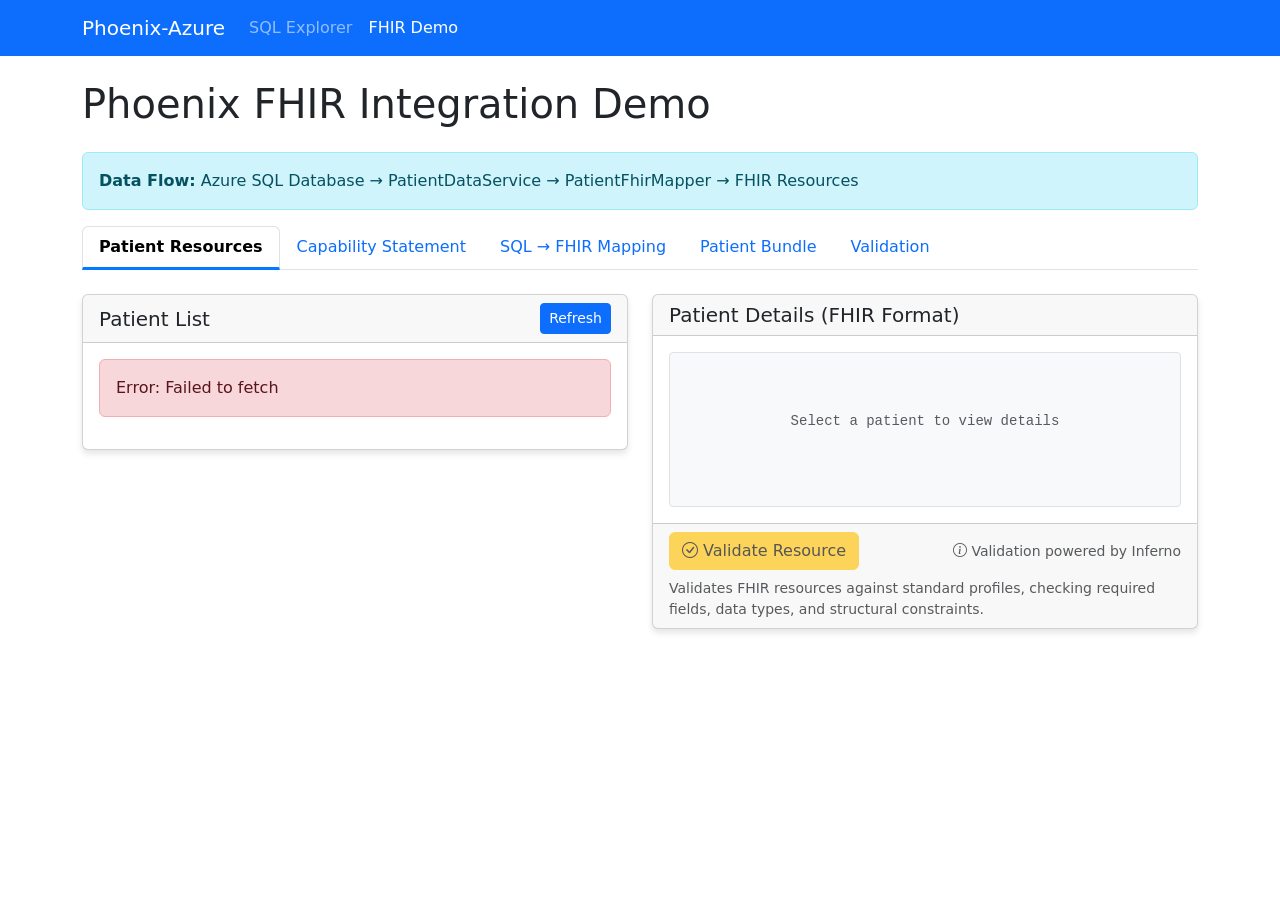
<file: Phoenix-AzureAPI/wwwroot/fhir-demo.html>
<!DOCTYPE html>
<html lang="en">
<head>
    <meta charset="UTF-8">
    <meta name="viewport" content="width=device-width, initial-scale=1.0">
    <title>Phoenix FHIR Demo</title>
    <link href="https://cdn.jsdelivr.net/npm/bootstrap@5.3.0-alpha1/dist/css/bootstrap.min.css" rel="stylesheet">
    <link rel="stylesheet" href="https://cdn.jsdelivr.net/npm/bootstrap-icons@1.11.0/font/bootstrap-icons.css">
    <style>
        .json-viewer {
            background-color: #f8f9fa;
            border-radius: 6px;
            padding: 15px;
            font-family: 'Courier New', monospace;
            font-size: 14px;
            max-height: 500px;
            overflow-y: auto;
            white-space: pre-wrap;
        }
        .card {
            margin-bottom: 20px;
            box-shadow: 0 4px 6px rgba(0,0,0,0.1);
        }
        .string { color: green; }
        .number { color: darkorange; }
        .boolean { color: blue; }
        .null { color: magenta; }
        .key { color: red; }
        .loading {
            display: inline-block;
            width: 20px;
            height: 20px;
            border: 3px solid rgba(0,0,0,.3);
            border-radius: 50%;
            border-top-color: #007bff;
            animation: spin 1s ease-in-out infinite;
        }
        @keyframes spin {
            to { transform: rotate(360deg); }
        }
        .nav-tabs .nav-link.active {
            font-weight: bold;
            border-bottom: 3px solid #007bff;
        }
        /* Validation styles */
        .validation-error {
            color: #dc3545;
            border-left: 3px solid #dc3545;
            padding-left: 10px;
            margin-bottom: 8px;
        }
        .validation-warning {
            color: #ffc107;
            border-left: 3px solid #ffc107;
            padding-left: 10px;
            margin-bottom: 8px;
        }
        .validation-info {
            color: #17a2b8;
            border-left: 3px solid #17a2b8;
            padding-left: 10px;
            margin-bottom: 8px;
        }
        #validation-results {
            max-height: 300px;
            overflow-y: auto;
        }
    </style>
</head>
<body>
    <!-- Navigation -->
    <nav class="navbar navbar-expand-lg navbar-dark bg-primary">
        <div class="container">
            <a class="navbar-brand" href="#">Phoenix-Azure</a>
            <button class="navbar-toggler" type="button" data-bs-toggle="collapse" data-bs-target="#navbarNav" aria-controls="navbarNav" aria-expanded="false" aria-label="Toggle navigation">
                <span class="navbar-toggler-icon"></span>
            </button>
            <div class="collapse navbar-collapse" id="navbarNav">
                <ul class="navbar-nav">
                    <li class="nav-item">
                        <a class="nav-link" href="index.html">SQL Explorer</a>
                    </li>
                    <li class="nav-item">
                        <a class="nav-link active" href="fhir-demo.html">FHIR Demo</a>
                    </li>
                </ul>
            </div>
        </div>
    </nav>

    <div class="container mt-4">
        <h1 class="mb-4">Phoenix FHIR Integration Demo</h1>
        
        <div class="alert alert-info">
            <strong>Data Flow:</strong> Azure SQL Database → PatientDataService → PatientFhirMapper → FHIR Resources
        </div>

        <ul class="nav nav-tabs mb-4" id="myTab" role="tablist">
            <li class="nav-item" role="presentation">
                <button class="nav-link active" id="patients-tab" data-bs-toggle="tab" data-bs-target="#patients" type="button" role="tab">Patient Resources</button>
            </li>
            <li class="nav-item" role="presentation">
                <button class="nav-link" id="capability-tab" data-bs-toggle="tab" data-bs-target="#capability" type="button" role="tab">Capability Statement</button>
            </li>
            <li class="nav-item" role="presentation">
                <button class="nav-link" id="mapping-tab" data-bs-toggle="tab" data-bs-target="#mapping" type="button" role="tab">SQL → FHIR Mapping</button>
            </li>
            <li class="nav-item" role="presentation">
                <button class="nav-link" id="bundle-tab" data-bs-toggle="tab" data-bs-target="#bundle" type="button" role="tab">Patient Bundle</button>
            </li>
            <li class="nav-item" role="presentation">
                <button class="nav-link" id="validation-tab" data-bs-toggle="tab" data-bs-target="#validation" type="button" role="tab">Validation</button>
            </li>
        </ul>

        <div class="tab-content" id="myTabContent">
            <!-- Patients Tab -->
            <div class="tab-pane fade show active" id="patients" role="tabpanel" aria-labelledby="patients-tab">
                <div class="row mb-4">
                    <div class="col-md-6">
                        <div class="card">
                            <div class="card-header d-flex justify-content-between align-items-center">
                                <h5 class="mb-0">Patient List</h5>
                                <button class="btn btn-primary btn-sm" onclick="fetchAllPatients()">Refresh</button>
                            </div>
                            <div class="card-body">
                                <div id="patient-list" class="list-group">
                                    <div class="text-center py-3">
                                        <div class="loading"></div>
                                        <p class="mt-2">Loading patients...</p>
                                    </div>
                                </div>
                            </div>
                        </div>
                    </div>
                    <div class="col-md-6">
                        <div class="card">
                            <div class="card-header">
                                <h5 class="mb-0">Patient Details (FHIR Format)</h5>
                            </div>
                            <div class="card-body">
                                <div id="patient-details" class="json-viewer" style="max-height: 400px; overflow-y: auto; border: 1px solid #dee2e6; border-radius: 0.25rem; padding: 1rem; background-color: #f8f9fa;">
                                    <p class="text-muted text-center">Select a patient to view details</p>
                                </div>
                            </div>
                            <div class="card-footer">
                                <div class="d-flex justify-content-between align-items-center">
                                    <div>
                                        <button id="validate-resource-btn" class="btn btn-warning" onclick="validateCurrentResource()" disabled>
                                            <i class="bi bi-check-circle"></i> Validate Resource
                                        </button>
                                    </div>
                                    <div class="text-muted small">
                                        <i class="bi bi-info-circle"></i> Validation powered by Inferno
                                    </div>
                                </div>
                                <div class="mt-2 small text-muted">
                                    Validates FHIR resources against standard profiles, checking required fields, data types, and structural constraints.
                                </div>
                            </div>
                        </div>
                    </div>
                </div>
            </div>

            <!-- Capability Statement Tab -->
            <div class="tab-pane fade" id="capability" role="tabpanel" aria-labelledby="capability-tab">
                <div class="card">
                    <div class="card-header d-flex justify-content-between align-items-center">
                        <h5 class="mb-0">FHIR Capability Statement</h5>
                        <button class="btn btn-primary btn-sm" onclick="fetchCapabilityStatement()">Refresh</button>
                    </div>
                    <div class="card-body">
                        <div id="capability-statement" class="json-viewer">
                            <div class="text-center py-3">
                                <div class="loading"></div>
                                <p class="mt-2">Loading capability statement...</p>
                            </div>
                        </div>
                    </div>
                </div>
            </div>

            <!-- Mapping Tab -->
            <div class="tab-pane fade" id="mapping" role="tabpanel" aria-labelledby="mapping-tab">
                <div class="card">
                    <div class="card-header">
                        <h5 class="mb-0">SQL to FHIR Mapping</h5>
                    </div>
                    <div class="card-body">
                        <table class="table table-bordered">
                            <thead class="table-light">
                                <tr>
                                    <th>SQL Field</th>
                                    <th>FHIR Element</th>
                                    <th>Description</th>
                                </tr>
                            </thead>
                            <tbody>
                                <tr>
                                    <td><code>PatientID</code></td>
                                    <td><code>Patient.id</code></td>
                                    <td>Unique identifier for the patient</td>
                                </tr>
                                <tr>
                                    <td><code>First</code>, <code>Last</code></td>
                                    <td><code>Patient.name</code></td>
                                    <td>Patient's full name</td>
                                </tr>
                                <tr>
                                    <td><code>Gender</code></td>
                                    <td><code>Patient.gender</code></td>
                                    <td>Patient's gender (mapped to FHIR AdministrativeGender)</td>
                                </tr>
                                <tr>
                                    <td><code>BirthDate</code></td>
                                    <td><code>Patient.birthDate</code></td>
                                    <td>Patient's date of birth</td>
                                </tr>
                                <tr>
                                    <td><code>PatientAddress</code>, <code>City</code>, <code>State</code>, <code>Zip</code></td>
                                    <td><code>Patient.address</code></td>
                                    <td>Patient's address information</td>
                                </tr>
                                <tr>
                                    <td><code>Phone</code></td>
                                    <td><code>Patient.telecom</code></td>
                                    <td>Patient's phone number (system=phone)</td>
                                </tr>
                                <tr>
                                    <td><code>Email</code></td>
                                    <td><code>Patient.telecom</code></td>
                                    <td>Patient's email address (system=email)</td>
                                </tr>
                            </tbody>
                        </table>
                    </div>
                </div>
            </div>

            <!-- Patient Bundle Tab -->
            <div class="tab-pane fade" id="bundle" role="tabpanel" aria-labelledby="bundle-tab">
                <div class="card">
                    <div class="card-header d-flex justify-content-between align-items-center">
                        <h5 class="mb-0">Patient Bundle</h5>
                        <div>
                            <button class="btn btn-primary btn-sm" onclick="validateBundle()">
                                <i class="bi bi-check-circle"></i> Validate Bundle
                            </button>
                            <button class="btn btn-outline-secondary btn-sm ms-2" onclick="openBundleInfernoValidator()">
                                <i class="bi bi-box-arrow-up-right"></i> Manual Validation
                            </button>
                        </div>
                    </div>
                    <div class="card-body">
                        <div id="bundle-validation-results" class="mb-3"></div>
                        <div id="patient-bundle" class="json-viewer">
                            <div class="text-center py-3">
                                <div class="loading"></div>
                                <p class="mt-2">Loading patient bundle...</p>
                            </div>
                        </div>
                    </div>
                </div>
            </div>

            <!-- Validation Results Tab -->
            <div class="tab-pane fade" id="validation" role="tabpanel" aria-labelledby="validation-tab">
                <div class="card">
                    <div class="card-header">
                        <h5 class="mb-0">FHIR Validation Results</h5>
                    </div>
                    <div class="card-body">
                        <div id="validation-results">
                            <p class="text-muted text-center">No validation results available. Click "Validate Resource" on a FHIR resource to see validation results.</p>
                        </div>
                    </div>
                </div>
            </div>
        </div>
    </div>

    <script src="https://cdn.jsdelivr.net/npm/bootstrap@5.3.0-alpha1/dist/js/bootstrap.bundle.min.js"></script>
    <script>
        // Configuration
        const API_BASE_URL = 'http://localhost:5300/api';
        const FHIR_API_BASE_URL = 'http://localhost:5300/api/fhir';
        const VALIDATOR_API_URL = 'https://inferno.healthit.gov/validatorapi';
        
        // Current resource being displayed
        let currentResource = null;

        // Syntax highlighting for JSON
        function syntaxHighlight(json) {
            if (typeof json !== 'string') {
                json = JSON.stringify(json, undefined, 2);
            }
            json = json.replace(/&/g, '&amp;').replace(/</g, '&lt;').replace(/>/g, '&gt;');
            return json.replace(/("(\\u[a-zA-Z0-9]{4}|\\[^u]|[^\\"])*"(\s*:)?|\b(true|false|null)\b|-?\d+(?:\.\d*)?(?:[eE][+\-]?\d+)?)/g, function (match) {
                var cls = 'number';
                if (/^"/.test(match)) {
                    if (/:$/.test(match)) {
                        cls = 'key';
                    } else {
                        cls = 'string';
                    }
                } else if (/true|false/.test(match)) {
                    cls = 'boolean';
                } else if (/null/.test(match)) {
                    cls = 'null';
                }
                return '<span class="' + cls + '">' + match + '</span>';
            });
        }

        // Validate the current FHIR resource
        async function validateCurrentResource() {
            if (!currentResource) {
                showAlert('warning', 'No resource to validate. Please select a patient first.');
                return;
            }
            
            try {
                // Show loading indicator
                document.getElementById('validation-results').innerHTML = `
                    <div class="text-center py-3">
                        <div class="loading"></div>
                        <p class="mt-2">Validating resource...</p>
                    </div>
                `;
                
                // Switch to validation tab
                document.getElementById('validation-tab').click();
                
                console.log('Validating resource using Inferno validator API:', currentResource);
                
                // Prepare the resource JSON for the validator
                const resourceJson = JSON.stringify(currentResource, null, 2);
                
                // Determine the profile to validate against
                const profileUrl = currentResource.meta && currentResource.meta.profile && currentResource.meta.profile.length > 0 
                    ? currentResource.meta.profile[0] 
                    : 'http://hl7.org/fhir/StructureDefinition/Patient';
                
                try {
                    // Use the Inferno validator API directly
                    const response = await fetch(`${VALIDATOR_API_URL}/validate?profile=${encodeURIComponent(profileUrl)}`, {
                        method: 'POST',
                        headers: {
                            'Content-Type': 'application/json',
                            'Accept': 'application/json'
                        },
                        body: resourceJson
                    });
                    
                    if (!response.ok) {
                        throw new Error(`Validation API returned status ${response.status}: ${response.statusText}`);
                    }
                    
                    const validationResult = await response.json();
                    
                    // Process and display validation results
                    displayValidationResults(validationResult);
                    
                } catch (validationError) {
                    console.error('Error calling validation API:', validationError);
                    
                    // Fallback to the old method if the API call fails
                    document.getElementById('validation-results').innerHTML = `
                        <div class="alert alert-danger">
                            <i class="bi bi-exclamation-triangle-fill"></i>
                            <strong>Validation API Error:</strong> ${validationError.message}
                        </div>
                        <div class="alert alert-info">
                            <i class="bi bi-info-circle"></i>
                            <strong>Alternative Option:</strong> 
                            <p>You can manually validate this resource using the Inferno validator website.</p>
                            <a href="https://inferno.healthit.gov/validator/" target="_blank" class="btn btn-primary mt-2">
                                Open Inferno Validator
                            </a>
                            <button class="btn btn-secondary mt-2 ms-2" onclick="copyResourceToClipboard()">
                                Copy Resource to Clipboard
                            </button>
                        </div>
                        <div class="card mb-3">
                            <div class="card-header">
                                <h6 class="mb-0">FHIR Resource</h6>
                            </div>
                            <div class="card-body">
                                <pre class="bg-light p-3" style="max-height: 300px; overflow-y: auto;">${resourceJson}</pre>
                            </div>
                        </div>
                    `;
                }
            } catch (error) {
                console.error('Error preparing resource for validation:', error);
                document.getElementById('validation-results').innerHTML = `
                    <div class="alert alert-danger">
                        <i class="bi bi-exclamation-triangle-fill"></i>
                        <strong>Error:</strong> Failed to prepare resource for validation. ${error.message}
                    </div>
                `;
            }
        }
        
        // Display validation results from the OperationOutcome resource
        function displayValidationResults(operationOutcome) {
            if (!operationOutcome || !operationOutcome.issue || operationOutcome.issue.length === 0) {
                document.getElementById('validation-results').innerHTML = `
                    <div class="alert alert-success">
                        <i class="bi bi-check-circle-fill"></i>
                        <strong>Validation Successful!</strong> No issues found with the FHIR resource.
                    </div>
                    <div class="alert alert-info">
                        <i class="bi bi-info-circle"></i>
                        <strong>Want to double-check?</strong>
                        <p>You can manually verify this result using the official Inferno validator:</p>
                        <button class="btn btn-primary mt-2" onclick="openInfernoValidator()">
                            <i class="bi bi-box-arrow-up-right"></i> Open in Inferno Validator
                        </button>
                    </div>
                `;
                return;
            }
            
            // Count issues by severity
            const issueCounts = {
                error: 0,
                warning: 0,
                information: 0,
                note: 0
            };
            
            operationOutcome.issue.forEach(issue => {
                if (issue.severity && issueCounts.hasOwnProperty(issue.severity)) {
                    issueCounts[issue.severity]++;
                }
            });
            
            // Create summary
            let summaryHtml = `
                <div class="alert ${issueCounts.error > 0 ? 'alert-danger' : issueCounts.warning > 0 ? 'alert-warning' : 'alert-success'}">
                    <i class="bi ${issueCounts.error > 0 ? 'bi-x-circle-fill' : issueCounts.warning > 0 ? 'bi-exclamation-triangle-fill' : 'bi-check-circle-fill'}"></i>
                    <strong>Validation Complete:</strong>
                    <ul class="mb-0 mt-2">
            `;
            
            if (issueCounts.error > 0) {
                summaryHtml += `<li>${issueCounts.error} error${issueCounts.error !== 1 ? 's' : ''}</li>`;
            }
            if (issueCounts.warning > 0) {
                summaryHtml += `<li>${issueCounts.warning} warning${issueCounts.warning !== 1 ? 's' : ''}</li>`;
            }
            if (issueCounts.information > 0) {
                summaryHtml += `<li>${issueCounts.information} information message${issueCounts.information !== 1 ? 's' : ''}</li>`;
            }
            if (issueCounts.note > 0) {
                summaryHtml += `<li>${issueCounts.note} note${issueCounts.note !== 1 ? 's' : ''}</li>`;
            }
            
            summaryHtml += `
                    </ul>
                    <div class="mt-3">
                        <button class="btn btn-outline-secondary btn-sm" onclick="openInfernoValidator()">
                            <i class="bi bi-box-arrow-up-right"></i> Verify in Inferno Validator
                        </button>
                    </div>
                </div>
            `;
            
            // Create detailed results
            let detailsHtml = `
                <div class="card mb-3">
                    <div class="card-header">
                        <h6 class="mb-0">Validation Issues</h6>
                    </div>
                    <div class="card-body">
            `;
            
            // Group issues by severity for better readability
            const severityOrder = ['error', 'warning', 'information', 'note'];
            
            for (const severity of severityOrder) {
                const severityIssues = operationOutcome.issue.filter(issue => issue.severity === severity);
                
                if (severityIssues.length > 0) {
                    const severityClass = severity === 'error' ? 'danger' : 
                                         severity === 'warning' ? 'warning' : 
                                         severity === 'information' ? 'info' : 'secondary';
                    
                    detailsHtml += `
                        <h6 class="text-${severityClass} mt-3 mb-2">
                            ${severity.charAt(0).toUpperCase() + severity.slice(1)}s (${severityIssues.length})
                        </h6>
                    `;
                    
                    severityIssues.forEach(issue => {
                        detailsHtml += `
                            <div class="validation-issue border-start border-${severityClass} ps-3 mb-3">
                                <p class="mb-1"><strong>${issue.diagnostics || 'No details provided'}</strong></p>
                                ${issue.location && issue.location.length > 0 ? 
                                    `<p class="mb-0 text-muted small">Location: ${issue.location.join(', ')}</p>` : ''}
                                ${issue.expression && issue.expression.length > 0 ? 
                                    `<p class="mb-0 text-muted small">Expression: ${issue.expression.join(', ')}</p>` : ''}
                            </div>
                        `;
                    });
                }
            }
            
            detailsHtml += `
                    </div>
                </div>
            `;
            
            // Combine summary and details
            document.getElementById('validation-results').innerHTML = summaryHtml + detailsHtml;
        }
        
        // Open the Inferno validator in a new window and copy the current resource to clipboard
        async function openInfernoValidator() {
            if (!currentResource) {
                showAlert('warning', 'No resource to validate. Please select a patient first.');
                return;
            }
            
            try {
                // Prepare the resource JSON for the validator
                const resourceJson = JSON.stringify(currentResource, null, 2);
                
                // Try to copy to clipboard
                try {
                    await navigator.clipboard.writeText(resourceJson);
                    console.log('Resource copied to clipboard successfully');
                    showAlert('success', 'Resource copied to clipboard!');
                } catch (clipboardError) {
                    console.error('Failed to copy to clipboard:', clipboardError);
                    showAlert('warning', 'Could not copy to clipboard. You may need to copy the resource manually.');
                }
                
                // Open the Inferno validator in a new tab
                window.open('https://inferno.healthit.gov/validator/', '_blank');
            } catch (error) {
                console.error('Error opening validator:', error);
                showAlert('danger', `Error: ${error.message}`);
            }
        }
        
        // Helper function to copy resource to clipboard
        async function copyResourceToClipboard() {
            try {
                if (!currentResource) return;
                
                const resourceJson = JSON.stringify(currentResource, null, 2);
                await navigator.clipboard.writeText(resourceJson);
                
                // Show success message
                const alertHtml = `
                    <div class="alert alert-success alert-dismissible fade show" role="alert">
                        Resource copied to clipboard!
                        <button type="button" class="btn-close" data-bs-dismiss="alert" aria-label="Close"></button>
                    </div>
                `;
                
                // Add alert to the validation results
                const validationResults = document.getElementById('validation-results');
                const tempDiv = document.createElement('div');
                tempDiv.innerHTML = alertHtml;
                validationResults.insertBefore(tempDiv.firstChild, validationResults.firstChild);
            } catch (error) {
                console.error('Error copying to clipboard:', error);
                alert('Failed to copy to clipboard: ' + error.message);
            }
        }

        // Fetch all patients
        async function fetchAllPatients() {
            try {
                document.getElementById('patient-list').innerHTML = `
                    <div class="text-center py-3">
                        <div class="loading"></div>
                        <p class="mt-2">Loading patients...</p>
                    </div>
                `;
                
                const response = await fetch(`${FHIR_API_BASE_URL}/Patient`);
                const data = await response.json();
                
                if (data.entry && data.entry.length > 0) {
                    let listHtml = '';
                    data.entry.forEach(entry => {
                        const patient = entry.resource;
                        const patientId = patient.id;
                        const patientName = patient.name && patient.name[0] ? 
                            ((patient.name[0].family || '') + ', ' + 
                            (patient.name[0].given ? patient.name[0].given.join(' ') : '')).trim() : 'Unknown Name';
                        
                        listHtml += `
                            <button class="list-group-item list-group-item-action d-flex justify-content-between align-items-center" 
                                    onclick="fetchPatient('${patientId}')">
                                <div>
                                    <strong>${patientName}</strong>
                                    <br>
                                    <small class="text-muted">ID: ${patientId}</small>
                                </div>
                                <span class="badge bg-primary rounded-pill">View</span>
                            </button>
                        `;
                    });
                    
                    document.getElementById('patient-list').innerHTML = listHtml;
                } else {
                    document.getElementById('patient-list').innerHTML = `
                        <div class="alert alert-warning">
                            No patients found
                        </div>
                    `;
                }
            } catch (error) {
                document.getElementById('patient-list').innerHTML = `
                    <div class="alert alert-danger">
                        Error: ${error.message}
                    </div>
                `;
            }
        }

        // Fetch a single patient
        async function fetchPatient(id) {
            try {
                // Show loading state
                document.getElementById('patient-details').innerHTML = `
                    <div class="text-center py-3">
                        <div class="loading"></div>
                        <p class="mt-2">Loading patient details...</p>
                    </div>
                `;
                
                // Disable validate button while loading
                document.getElementById('validate-resource-btn').disabled = true;
                
                // Fetch the patient data
                const response = await fetch(`${FHIR_API_BASE_URL}/Patient/${id}`);
                const patientData = await response.json();
                
                // Store the current resource for validation
                currentResource = patientData;
                
                // Enable validate button
                document.getElementById('validate-resource-btn').disabled = false;
                
                // Display the patient data
                document.getElementById('patient-details').innerHTML = syntaxHighlight(JSON.stringify(patientData, null, 2));
            } catch (error) {
                console.error('Error fetching patient:', error);
                document.getElementById('patient-details').innerHTML = `
                    <div class="alert alert-danger">
                        <strong>Error:</strong> Failed to load patient data. ${error.message}
                    </div>
                `;
                // Disable validate button on error
                document.getElementById('validate-resource-btn').disabled = true;
            }
        }

        // Fetch capability statement
        async function fetchCapabilityStatement() {
            try {
                document.getElementById('capability-statement').innerHTML = `
                    <div class="text-center py-3">
                        <div class="loading"></div>
                        <p class="mt-2">Loading capability statement...</p>
                    </div>
                `;
                
                const response = await fetch(`${FHIR_API_BASE_URL}/metadata`, {
                    headers: {
                        'Accept': 'application/fhir+json'
                    }
                });
                
                const data = await response.json();
                document.getElementById('capability-statement').innerHTML = syntaxHighlight(JSON.stringify(data, null, 2));
            } catch (error) {
                console.error('Error fetching capability statement:', error);
                document.getElementById('capability-statement').innerHTML = `
                    <div class="alert alert-danger">
                        <strong>Error:</strong> Failed to load capability statement. ${error.message}
                    </div>
                `;
            }
        }
        
        // Fetch patient bundle
        async function fetchPatientBundle() {
            try {
                document.getElementById('patient-bundle').innerHTML = `
                    <div class="text-center py-3">
                        <div class="loading"></div>
                        <p class="mt-2">Loading patient bundle...</p>
                    </div>
                `;
                
                const response = await fetch(`${FHIR_API_BASE_URL}/Patient`, {
                    headers: {
                        'Accept': 'application/fhir+json'
                    }
                });
                
                const data = await response.json();
                document.getElementById('patient-bundle').innerHTML = syntaxHighlight(JSON.stringify(data, null, 2));
            } catch (error) {
                console.error('Error fetching patient bundle:', error);
                document.getElementById('patient-bundle').innerHTML = `
                    <div class="alert alert-danger">
                        <strong>Error:</strong> Failed to load patient bundle. ${error.message}
                    </div>
                `;
            }
        }

        // Validate the patient bundle
        async function validateBundle() {
            try {
                const bundleJson = document.getElementById('patient-bundle').textContent;
                const bundleData = JSON.parse(bundleJson);
                
                // Prepare the bundle JSON for the validator
                const bundleJsonForValidator = JSON.stringify(bundleData, null, 2);
                
                // Determine the profile to validate against
                const profileUrl = 'http://hl7.org/fhir/StructureDefinition/Bundle';
                
                try {
                    // Use the Inferno validator API directly
                    const response = await fetch(`${VALIDATOR_API_URL}/validate?profile=${encodeURIComponent(profileUrl)}`, {
                        method: 'POST',
                        headers: {
                            'Content-Type': 'application/json',
                            'Accept': 'application/json'
                        },
                        body: bundleJsonForValidator
                    });
                    
                    if (!response.ok) {
                        throw new Error(`Validation API returned status ${response.status}: ${response.statusText}`);
                    }
                    
                    const validationResult = await response.json();
                    
                    // Process and display validation results
                    displayBundleValidationResults(validationResult);
                    
                } catch (validationError) {
                    console.error('Error calling validation API:', validationError);
                    
                    // Fallback to the old method if the API call fails
                    document.getElementById('bundle-validation-results').innerHTML = `
                        <div class="alert alert-danger">
                            <i class="bi bi-exclamation-triangle-fill"></i>
                            <strong>Validation API Error:</strong> ${validationError.message}
                        </div>
                        <div class="alert alert-info">
                            <i class="bi bi-info-circle"></i>
                            <strong>Alternative Option:</strong> 
                            <p>You can manually validate this bundle using the Inferno validator website.</p>
                            <a href="https://inferno.healthit.gov/validator/" target="_blank" class="btn btn-primary mt-2">
                                Open Inferno Validator
                            </a>
                            <button class="btn btn-secondary mt-2 ms-2" onclick="copyBundleToClipboard()">
                                Copy Bundle to Clipboard
                            </button>
                        </div>
                        <div class="card mb-3">
                            <div class="card-header">
                                <h6 class="mb-0">FHIR Bundle</h6>
                            </div>
                            <div class="card-body">
                                <pre class="bg-light p-3" style="max-height: 300px; overflow-y: auto;">${bundleJsonForValidator}</pre>
                            </div>
                        </div>
                    `;
                }
            } catch (error) {
                console.error('Error preparing bundle for validation:', error);
                document.getElementById('bundle-validation-results').innerHTML = `
                    <div class="alert alert-danger">
                        <i class="bi bi-exclamation-triangle-fill"></i>
                        <strong>Error:</strong> Failed to prepare bundle for validation. ${error.message}
                    </div>
                `;
            }
        }
        
        // Display bundle validation results from the OperationOutcome resource
        function displayBundleValidationResults(operationOutcome) {
            if (!operationOutcome || !operationOutcome.issue || operationOutcome.issue.length === 0) {
                document.getElementById('bundle-validation-results').innerHTML = `
                    <div class="alert alert-success">
                        <i class="bi bi-check-circle-fill"></i>
                        <strong>Validation Successful!</strong> No issues found with the FHIR bundle.
                    </div>
                    <div class="alert alert-info">
                        <i class="bi bi-info-circle"></i>
                        <strong>Want to double-check?</strong>
                        <p>You can manually verify this result using the official Inferno validator:</p>
                        <button class="btn btn-primary mt-2" onclick="openBundleInfernoValidator()">
                            <i class="bi bi-box-arrow-up-right"></i> Open in Inferno Validator
                        </button>
                    </div>
                `;
                return;
            }
            
            // Count issues by severity
            const issueCounts = {
                error: 0,
                warning: 0,
                information: 0,
                note: 0
            };
            
            operationOutcome.issue.forEach(issue => {
                if (issue.severity && issueCounts.hasOwnProperty(issue.severity)) {
                    issueCounts[issue.severity]++;
                }
            });
            
            // Create summary
            let summaryHtml = `
                <div class="alert ${issueCounts.error > 0 ? 'alert-danger' : issueCounts.warning > 0 ? 'alert-warning' : 'alert-success'}">
                    <i class="bi ${issueCounts.error > 0 ? 'bi-x-circle-fill' : issueCounts.warning > 0 ? 'bi-exclamation-triangle-fill' : 'bi-check-circle-fill'}"></i>
                    <strong>Validation Complete:</strong>
                    <ul class="mb-0 mt-2">
            `;
            
            if (issueCounts.error > 0) {
                summaryHtml += `<li>${issueCounts.error} error${issueCounts.error !== 1 ? 's' : ''}</li>`;
            }
            if (issueCounts.warning > 0) {
                summaryHtml += `<li>${issueCounts.warning} warning${issueCounts.warning !== 1 ? 's' : ''}</li>`;
            }
            if (issueCounts.information > 0) {
                summaryHtml += `<li>${issueCounts.information} information message${issueCounts.information !== 1 ? 's' : ''}</li>`;
            }
            if (issueCounts.note > 0) {
                summaryHtml += `<li>${issueCounts.note} note${issueCounts.note !== 1 ? 's' : ''}</li>`;
            }
            
            summaryHtml += `
                    </ul>
                    <div class="mt-3">
                        <button class="btn btn-outline-secondary btn-sm" onclick="openBundleInfernoValidator()">
                            <i class="bi bi-box-arrow-up-right"></i> Verify in Inferno Validator
                        </button>
                    </div>
                </div>
            `;
            
            // Create detailed results
            let detailsHtml = `
                <div class="card mb-3">
                    <div class="card-header">
                        <h6 class="mb-0">Validation Issues</h6>
                    </div>
                    <div class="card-body">
            `;
            
            // Group issues by severity for better readability
            const severityOrder = ['error', 'warning', 'information', 'note'];
            
            for (const severity of severityOrder) {
                const severityIssues = operationOutcome.issue.filter(issue => issue.severity === severity);
                
                if (severityIssues.length > 0) {
                    const severityClass = severity === 'error' ? 'danger' : 
                                         severity === 'warning' ? 'warning' : 
                                         severity === 'information' ? 'info' : 'secondary';
                    
                    detailsHtml += `
                        <h6 class="text-${severityClass} mt-3 mb-2">
                            ${severity.charAt(0).toUpperCase() + severity.slice(1)}s (${severityIssues.length})
                        </h6>
                    `;
                    
                    severityIssues.forEach(issue => {
                        detailsHtml += `
                            <div class="validation-issue border-start border-${severityClass} ps-3 mb-3">
                                <p class="mb-1"><strong>${issue.diagnostics || 'No details provided'}</strong></p>
                                ${issue.location && issue.location.length > 0 ? 
                                    `<p class="mb-0 text-muted small">Location: ${issue.location.join(', ')}</p>` : ''}
                                ${issue.expression && issue.expression.length > 0 ? 
                                    `<p class="mb-0 text-muted small">Expression: ${issue.expression.join(', ')}</p>` : ''}
                            </div>
                        `;
                    });
                }
            }
            
            detailsHtml += `
                    </div>
                </div>
            `;
            
            // Combine summary and details
            document.getElementById('bundle-validation-results').innerHTML = summaryHtml + detailsHtml;
        }
        
        // Open the Inferno validator in a new window and copy the bundle to clipboard
        async function openBundleInfernoValidator() {
            try {
                const bundleJson = document.getElementById('patient-bundle').textContent;
                
                // Try to copy to clipboard
                try {
                    await navigator.clipboard.writeText(bundleJson);
                    console.log('Bundle copied to clipboard successfully');
                    showAlert('success', 'Bundle copied to clipboard!');
                } catch (clipboardError) {
                    console.error('Failed to copy to clipboard:', clipboardError);
                    showAlert('warning', 'Could not copy to clipboard. You may need to copy the bundle manually.');
                }
                
                // Open the Inferno validator in a new tab
                window.open('https://inferno.healthit.gov/validator/', '_blank');
            } catch (error) {
                console.error('Error opening validator:', error);
                showAlert('danger', `Error: ${error.message}`);
            }
        }
        
        // Helper function to copy bundle to clipboard
        async function copyBundleToClipboard() {
            try {
                const bundleJson = document.getElementById('patient-bundle').textContent;
                await navigator.clipboard.writeText(bundleJson);
                
                // Show success message
                const alertHtml = `
                    <div class="alert alert-success alert-dismissible fade show" role="alert">
                        Bundle copied to clipboard!
                        <button type="button" class="btn-close" data-bs-dismiss="alert" aria-label="Close"></button>
                    </div>
                `;
                
                // Add alert to the validation results
                const validationResults = document.getElementById('bundle-validation-results');
                const tempDiv = document.createElement('div');
                tempDiv.innerHTML = alertHtml;
                validationResults.insertBefore(tempDiv.firstChild, validationResults.firstChild);
            } catch (error) {
                console.error('Error copying to clipboard:', error);
                alert('Failed to copy to clipboard: ' + error.message);
            }
        }

        // Initialize the page
        document.addEventListener('DOMContentLoaded', function() {
            fetchAllPatients();
            
            // Load capability statement when tab is clicked
            document.getElementById('capability-tab').addEventListener('click', function() {
                // Always fetch the capability statement when the tab is clicked
                // This ensures we always have the most current server state
                fetchCapabilityStatement();
            });
            
            // Load patient bundle when tab is clicked
            document.getElementById('bundle-tab').addEventListener('click', function() {
                // Always fetch the patient bundle when the tab is clicked
                // This ensures we always have the most current server state
                fetchPatientBundle();
            });
        });
        
        // Show alert
        function showAlert(type, message) {
            const alertHtml = `
                <div class="alert alert-${type} alert-dismissible fade show" role="alert">
                    ${message}
                    <button type="button" class="btn-close" data-bs-dismiss="alert" aria-label="Close"></button>
                </div>
            `;
            document.getElementById('validation-results').innerHTML = alertHtml;
        }
    </script>
</body>
</html>
</file>
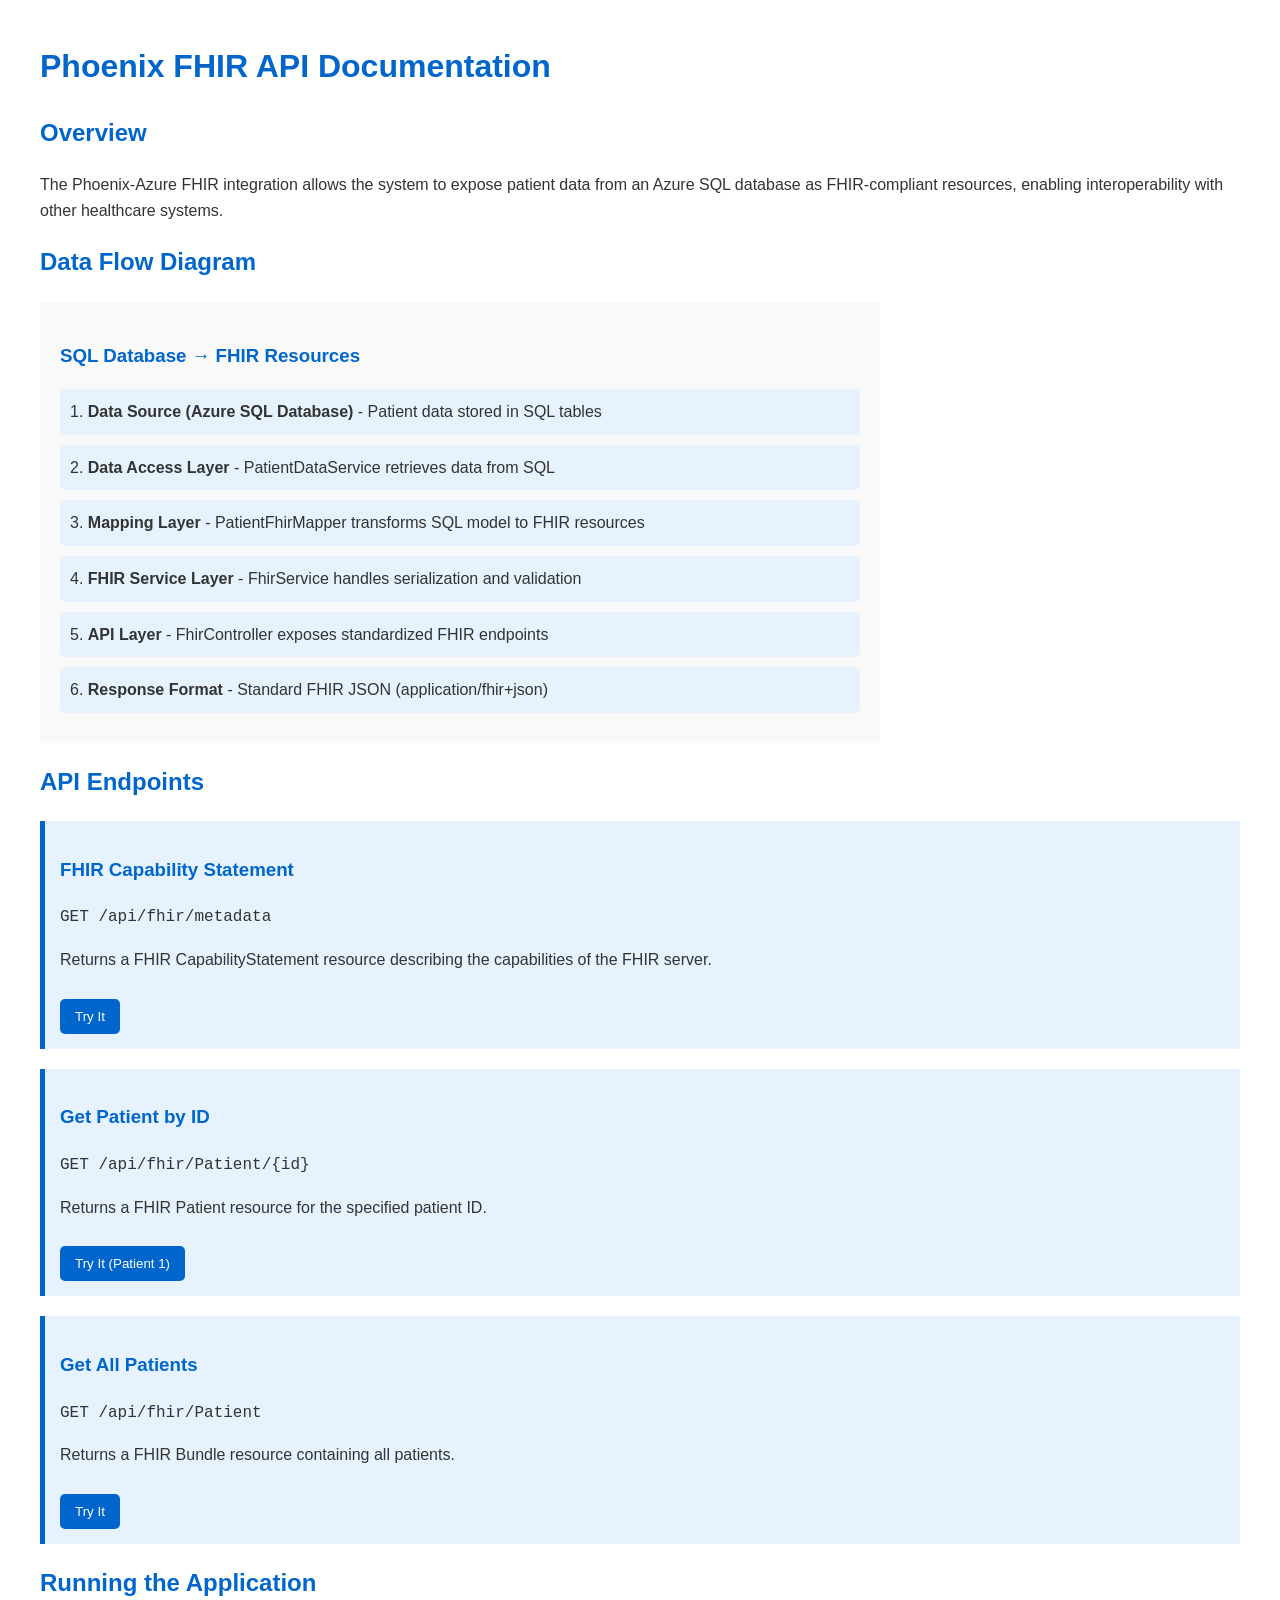
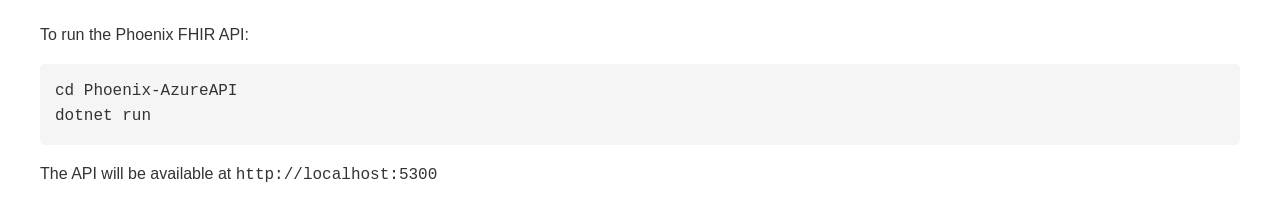
<file: Phoenix-AzureAPI/wwwroot/fhir-docs.html>
<!DOCTYPE html>
<html lang="en">
<head>
    <meta charset="UTF-8">
    <meta name="viewport" content="width=device-width, initial-scale=1.0">
    <title>Phoenix FHIR API Documentation</title>
    <style>
        body {
            font-family: 'Segoe UI', Tahoma, Geneva, Verdana, sans-serif;
            line-height: 1.6;
            color: #333;
            max-width: 1200px;
            margin: 0 auto;
            padding: 20px;
        }
        h1, h2, h3 {
            color: #0066cc;
        }
        pre {
            background-color: #f5f5f5;
            padding: 15px;
            border-radius: 5px;
            overflow-x: auto;
        }
        code {
            font-family: 'Courier New', Courier, monospace;
        }
        .endpoint {
            background-color: #e6f3ff;
            padding: 15px;
            border-left: 5px solid #0066cc;
            margin-bottom: 20px;
        }
        .response {
            background-color: #f0f8f0;
            padding: 15px;
            border-left: 5px solid #4CAF50;
            margin-top: 10px;
        }
        button {
            background-color: #0066cc;
            color: white;
            border: none;
            padding: 10px 15px;
            border-radius: 5px;
            cursor: pointer;
            margin-top: 10px;
        }
        button:hover {
            background-color: #0055aa;
        }
        .diagram {
            width: 100%;
            max-width: 800px;
            margin: 20px 0;
            padding: 20px;
            background-color: #f9f9f9;
            border-radius: 5px;
        }
        .flow-step {
            padding: 10px;
            margin: 10px 0;
            background-color: #e6f3ff;
            border-radius: 5px;
        }
    </style>
</head>
<body>
    <h1>Phoenix FHIR API Documentation</h1>
    
    <h2>Overview</h2>
    <p>
        The Phoenix-Azure FHIR integration allows the system to expose patient data from an Azure SQL database as FHIR-compliant resources,
        enabling interoperability with other healthcare systems.
    </p>

    <h2>Data Flow Diagram</h2>
    <div class="diagram">
        <h3>SQL Database → FHIR Resources</h3>
        <div class="flow-step">1. <strong>Data Source (Azure SQL Database)</strong> - Patient data stored in SQL tables</div>
        <div class="flow-step">2. <strong>Data Access Layer</strong> - PatientDataService retrieves data from SQL</div>
        <div class="flow-step">3. <strong>Mapping Layer</strong> - PatientFhirMapper transforms SQL model to FHIR resources</div>
        <div class="flow-step">4. <strong>FHIR Service Layer</strong> - FhirService handles serialization and validation</div>
        <div class="flow-step">5. <strong>API Layer</strong> - FhirController exposes standardized FHIR endpoints</div>
        <div class="flow-step">6. <strong>Response Format</strong> - Standard FHIR JSON (application/fhir+json)</div>
    </div>

    <h2>API Endpoints</h2>
    
    <div class="endpoint">
        <h3>FHIR Capability Statement</h3>
        <code>GET /api/fhir/metadata</code>
        <p>Returns a FHIR CapabilityStatement resource describing the capabilities of the FHIR server.</p>
        <button onclick="fetchCapabilityStatement()">Try It</button>
        <div id="capability-response" class="response" style="display: none;"></div>
    </div>
    
    <div class="endpoint">
        <h3>Get Patient by ID</h3>
        <code>GET /api/fhir/Patient/{id}</code>
        <p>Returns a FHIR Patient resource for the specified patient ID.</p>
        <button onclick="fetchPatient(1)">Try It (Patient 1)</button>
        <div id="patient-response" class="response" style="display: none;"></div>
    </div>
    
    <div class="endpoint">
        <h3>Get All Patients</h3>
        <code>GET /api/fhir/Patient</code>
        <p>Returns a FHIR Bundle resource containing all patients.</p>
        <button onclick="fetchAllPatients()">Try It</button>
        <div id="all-patients-response" class="response" style="display: none;"></div>
    </div>

    <h2>Running the Application</h2>
    <p>To run the Phoenix FHIR API:</p>
    <pre><code>cd Phoenix-AzureAPI
dotnet run</code></pre>
    <p>The API will be available at <code>http://localhost:5300</code></p>

    <script>
        function syntaxHighlight(json) {
            if (typeof json !== 'string') {
                json = JSON.stringify(json, undefined, 2);
            }
            json = json.replace(/&/g, '&amp;').replace(/</g, '&lt;').replace(/>/g, '&gt;');
            return json.replace(/("(\\u[a-zA-Z0-9]{4}|\\[^u]|[^\\"])*"(\s*:)?|\b(true|false|null)\b|-?\d+(?:\.\d*)?(?:[eE][+\-]?\d+)?)/g, function (match) {
                var cls = 'number';
                if (/^"/.test(match)) {
                    if (/:$/.test(match)) {
                        cls = 'key';
                    } else {
                        cls = 'string';
                    }
                } else if (/true|false/.test(match)) {
                    cls = 'boolean';
                } else if (/null/.test(match)) {
                    cls = 'null';
                }
                return '<span class="' + cls + '">' + match + '</span>';
            });
        }

        async function fetchCapabilityStatement() {
            try {
                const response = await fetch('http://localhost:5300/api/fhir/metadata', {
                    headers: {
                        'Accept': 'application/fhir+json'
                    }
                });
                const data = await response.json();
                document.getElementById('capability-response').innerHTML = '<pre>' + syntaxHighlight(data) + '</pre>';
                document.getElementById('capability-response').style.display = 'block';
            } catch (error) {
                document.getElementById('capability-response').innerHTML = '<p>Error: ' + error.message + '</p>';
                document.getElementById('capability-response').style.display = 'block';
            }
        }

        async function fetchPatient(id) {
            try {
                const response = await fetch(`http://localhost:5300/api/fhir/Patient/${id}`, {
                    headers: {
                        'Accept': 'application/fhir+json'
                    }
                });
                const data = await response.json();
                document.getElementById('patient-response').innerHTML = '<pre>' + syntaxHighlight(data) + '</pre>';
                document.getElementById('patient-response').style.display = 'block';
            } catch (error) {
                document.getElementById('patient-response').innerHTML = '<p>Error: ' + error.message + '</p>';
                document.getElementById('patient-response').style.display = 'block';
            }
        }

        async function fetchAllPatients() {
            try {
                const response = await fetch('http://localhost:5300/api/fhir/Patient', {
                    headers: {
                        'Accept': 'application/fhir+json'
                    }
                });
                const data = await response.json();
                document.getElementById('all-patients-response').innerHTML = '<pre>' + syntaxHighlight(data) + '</pre>';
                document.getElementById('all-patients-response').style.display = 'block';
            } catch (error) {
                document.getElementById('all-patients-response').innerHTML = '<p>Error: ' + error.message + '</p>';
                document.getElementById('all-patients-response').style.display = 'block';
            }
        }
    </script>
</body>
</html>
</file>
<file: FHIR-Visualizer/styles.css>
/* Main Styles */
body {
    font-family: 'Segoe UI', Tahoma, Geneva, Verdana, sans-serif;
    background-color: #f8f9fa;
}

/* Navbar */
.navbar-brand {
    font-weight: 600;
}

/* Cards */
.card {
    box-shadow: 0 0.125rem 0.25rem rgba(0, 0, 0, 0.075);
    border-radius: 0.5rem;
    border: none;
}

.card-header {
    background-color: #f8f9fa;
    border-bottom: 1px solid rgba(0, 0, 0, 0.125);
    border-top-left-radius: 0.5rem !important;
    border-top-right-radius: 0.5rem !important;
}

/* Resource List */
.resource-item {
    cursor: pointer;
    transition: background-color 0.2s;
    border-left: 3px solid transparent;
}

.resource-item:hover {
    background-color: #f8f9fa;
}

.resource-item.active {
    background-color: #e9f0ff;
    border-left: 3px solid #0d6efd;
}

.resource-item .resource-title {
    font-weight: 500;
}

.resource-item .resource-subtitle {
    font-size: 0.875rem;
    color: #6c757d;
}

/* Resource Details */
#resource-formatted {
    max-height: 600px;
    overflow-y: auto;
}

#resource-raw {
    background-color: #f8f9fa;
    padding: 1rem;
    border-radius: 0.25rem;
    max-height: 600px;
    overflow-y: auto;
}

/* Validation Results */
.validation-issue {
    margin-bottom: 1rem;
    padding: 0.75rem;
    border-radius: 0.25rem;
}

.validation-error {
    background-color: #f8d7da;
    border-left: 4px solid #dc3545;
}

.validation-warning {
    background-color: #fff3cd;
    border-left: 4px solid #ffc107;
}

.validation-info {
    background-color: #d1ecf1;
    border-left: 4px solid #17a2b8;
}

/* FHIR Resource Formatting */
.fhir-resource {
    font-family: 'Segoe UI', Tahoma, Geneva, Verdana, sans-serif;
}

.fhir-resource h3 {
    font-size: 1.25rem;
    margin-bottom: 1rem;
    color: #0d6efd;
}

.fhir-resource h4 {
    font-size: 1.1rem;
    margin-top: 1rem;
    margin-bottom: 0.5rem;
    color: #495057;
}

.fhir-resource-section {
    margin-bottom: 1.5rem;
    padding: 1rem;
    background-color: #fff;
    border-radius: 0.25rem;
    box-shadow: 0 0.125rem 0.25rem rgba(0, 0, 0, 0.075);
}

.fhir-property {
    margin-bottom: 0.5rem;
}

.fhir-property-name {
    font-weight: 500;
    color: #495057;
}

.fhir-property-value {
    color: #212529;
}

.fhir-identifier {
    display: flex;
    justify-content: space-between;
    padding: 0.5rem;
    background-color: #f8f9fa;
    border-radius: 0.25rem;
    margin-bottom: 0.5rem;
}

.fhir-identifier-system {
    font-size: 0.875rem;
    color: #6c757d;
}

.fhir-telecom {
    display: flex;
    align-items: center;
    margin-bottom: 0.5rem;
}

.fhir-telecom i {
    margin-right: 0.5rem;
    color: #6c757d;
}

.fhir-address {
    padding: 0.5rem;
    background-color: #f8f9fa;
    border-radius: 0.25rem;
    margin-bottom: 0.5rem;
}

/* Bundle View */
.bundle-json {
    font-family: 'Courier New', monospace;
    font-size: 0.9rem;
    line-height: 1.4;
    white-space: pre-wrap;
    overflow-x: auto;
    margin: 0;
    padding: 0;
}

.modal-xl {
    max-width: 90%;
}

/* Metadata */
#metadata-content {
    background-color: #f8f9fa;
    padding: 1rem;
    border-radius: 0.25rem;
    max-height: 600px;
    overflow-y: auto;
}

/* Responsive adjustments */
@media (max-width: 768px) {
    .col-md-3, .col-md-9 {
        padding: 0 0.5rem;
    }
}
</file>
<file: Phoenix-AzureClient/styles.css>
/* Phoenix-Azure Application Styles */

body {
    font-family: 'Segoe UI', Tahoma, Geneva, Verdana, sans-serif;
}

/* Card styling */
.card {
    margin-bottom: 20px;
    box-shadow: 0 2px 4px rgba(0, 0, 0, 0.1);
}

.card-header {
    font-weight: 500;
}

/* JSON viewer styling */
.json-viewer {
    font-family: 'Consolas', 'Monaco', monospace;
    font-size: 14px;
    line-height: 1.5;
}

pre {
    background-color: #f8f9fa;
    padding: 15px;
    border-radius: 4px;
    overflow-x: auto;
}

/* Validation styling */
.validation-issue {
    margin-bottom: 10px;
    padding: 10px;
    border-radius: 4px;
    border-left: 4px solid #ccc;
}

.validation-error {
    border-left-color: #dc3545;
    background-color: rgba(220, 53, 69, 0.05);
}

.validation-warning {
    border-left-color: #ffc107;
    background-color: rgba(255, 193, 7, 0.05);
}

.validation-information {
    border-left-color: #17a2b8;
    background-color: rgba(23, 162, 184, 0.05);
}

 this just fuck up this whole
@keyframes spin {
    to { transform: rotate(360deg); }
}

/* Spinner animation */
.bi-spin {
    animation: spin 1s linear infinite;
}

/* Top banner styling */
.top-banner {
    background-color: green;
    color: white;
    padding: 10px;
    text-align: center;
    font-size: 18px;
    font-weight: bold;
}

/* Utility classes */
.text-monospace {
    font-family: 'Consolas', 'Monaco', monospace;
}
</file>
